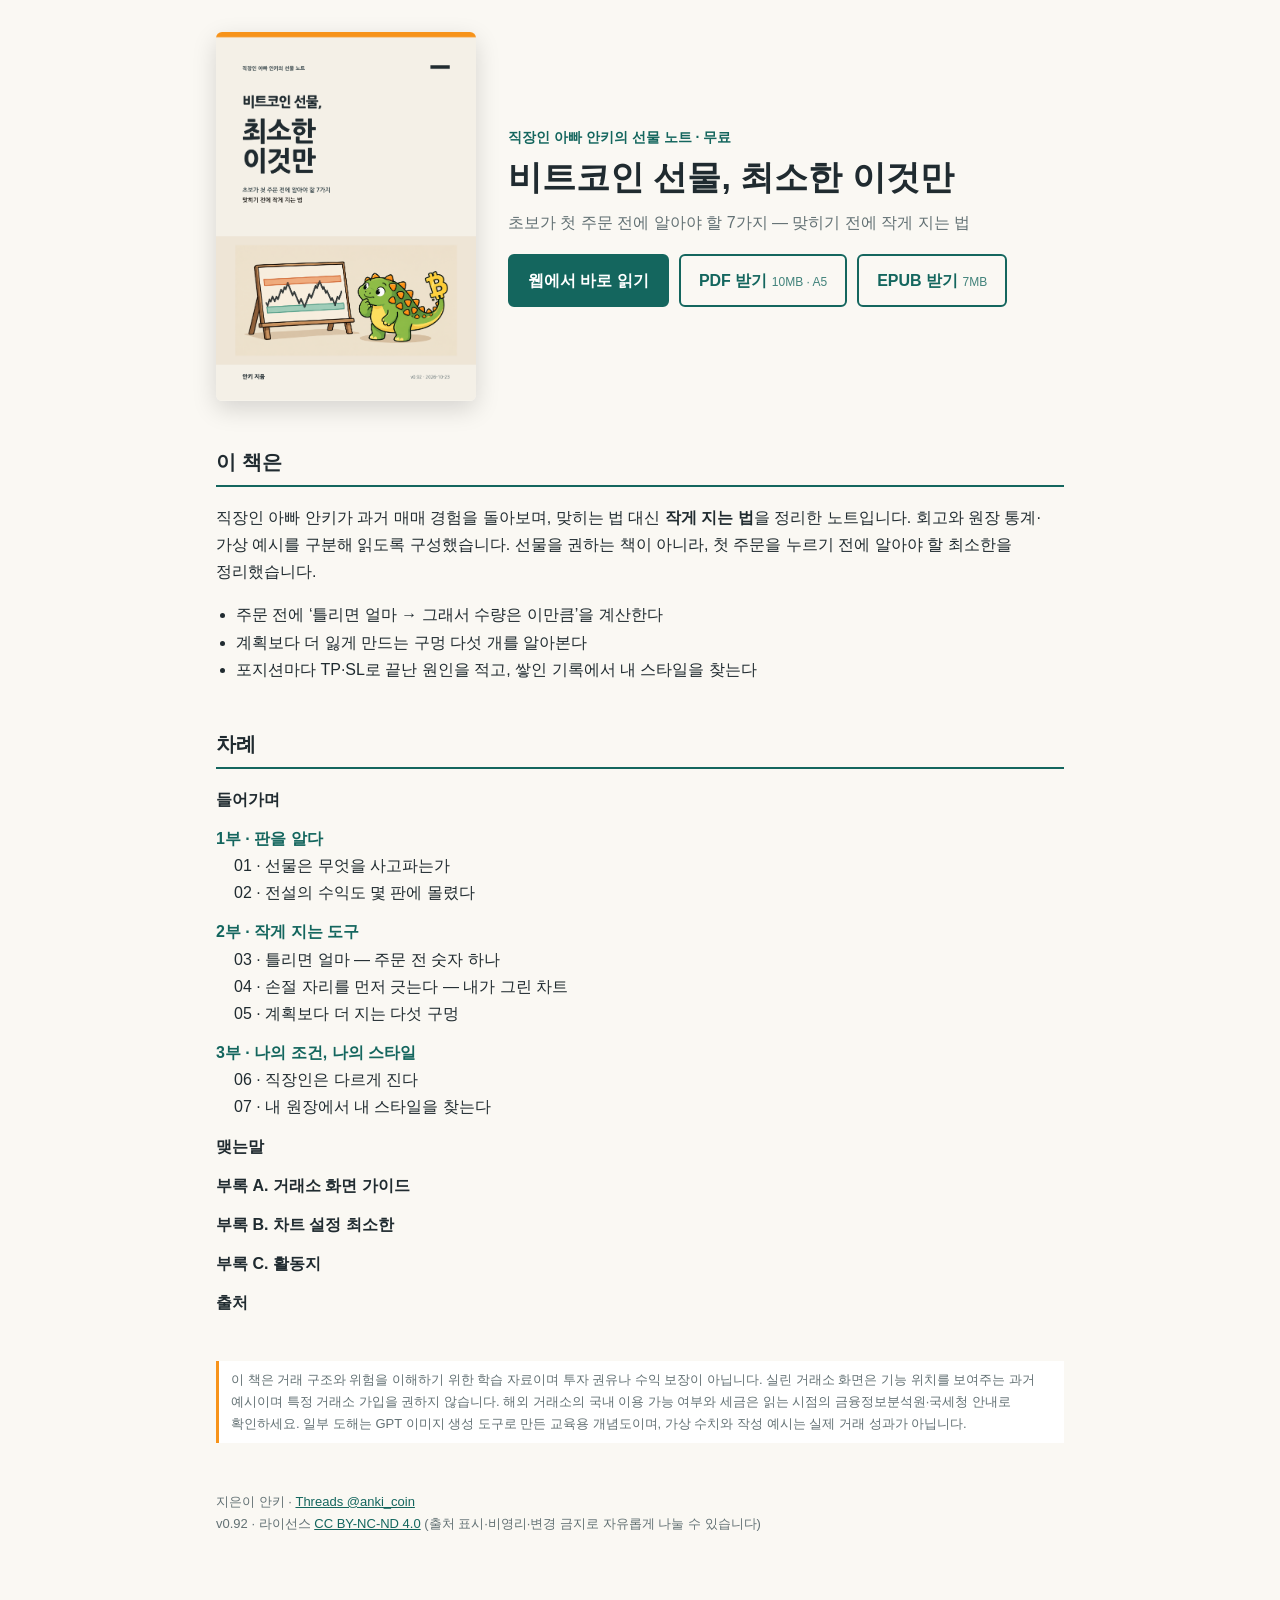
<file: index.html>
<!doctype html>
<html lang="ko">
<head>
<meta charset="utf-8">
<meta name="viewport" content="width=device-width, initial-scale=1">
<title>비트코인 선물, 최소한 이것만</title>
<meta name="description" content="초보가 첫 주문 전에 알아야 할 7가지 — 맞히기 전에 작게 지는 법. 직장인 아빠 안키가 크게 벌고 다 잃은 뒤 다시 배운 비트코인 선물 입문 노트(무료).">
<meta property="og:title" content="비트코인 선물, 최소한 이것만">
<meta property="og:description" content="초보가 첫 주문 전에 알아야 할 7가지 — 맞히기 전에 작게 지는 법">
<meta property="og:image" content="assets/cover.png">
<style>
:root { --ink:#202b30; --muted:#637174; --brand:#14665e; --accent:#f7931a; --paper:#faf8f3; --line:#d9d2c3; }
* { box-sizing: border-box; }
body { margin:0; background:var(--paper); color:var(--ink);
  font-family:"Nanum Gothic","Apple SD Gothic Neo","Noto Sans KR",sans-serif; line-height:1.7; word-break:keep-all; }
main { max-width:880px; margin:0 auto; padding:32px 16px 64px; }
.hero { display:grid; grid-template-columns:minmax(0,260px) 1fr; gap:32px; align-items:center; }
.hero img { width:100%; border-radius:6px; box-shadow:0 8px 24px rgba(0,0,0,.15); }
.kicker { color:var(--brand); font-weight:800; font-size:14px; }
h1 { font-size:34px; line-height:1.25; margin:6px 0 10px; }
.sub { color:var(--muted); margin:0 0 18px; }
.btns { display:flex; flex-wrap:wrap; gap:10px; }
.btn { display:inline-block; padding:11px 18px; border-radius:6px; text-decoration:none; font-weight:800; border:2px solid var(--brand); color:var(--brand); }
.btn.primary { background:var(--brand); color:#fff; }
.size { font-weight:400; font-size:12px; opacity:.8; }
section { margin-top:44px; }
h2 { font-size:20px; border-bottom:2px solid var(--brand); padding-bottom:6px; }
ul.promise { padding-left:20px; }
ul.toc { list-style:none; padding:0; }
ul.toc li.part { font-weight:800; color:var(--brand); margin-top:12px; }
ul.toc li.chapter { padding-left:18px; }
ul.toc li.plain { font-weight:700; margin-top:12px; }
.note { font-size:13px; color:var(--muted); border-left:3px solid var(--accent); padding:8px 12px; background:#fff; }
footer { margin-top:48px; font-size:13px; color:var(--muted); }
a { color:var(--brand); }
@media (max-width:640px) { .hero { grid-template-columns:1fr; } .hero img { max-width:240px; } h1 { font-size:28px; } }
</style>
</head>
<body>
<main>
<div class="hero">
  <img src="assets/cover.png" alt="비트코인 선물, 최소한 이것만 표지">
  <div>
    <div class="kicker">직장인 아빠 안키의 선물 노트 · 무료</div>
    <h1>비트코인 선물, 최소한 이것만</h1>
    <p class="sub">초보가 첫 주문 전에 알아야 할 7가지 — 맞히기 전에 작게 지는 법</p>
    <div class="btns">
      <a class="btn primary" href="read/">웹에서 바로 읽기</a>
      <a class="btn" href="https://github.com/anki-coin/btc-futures-minimum/releases/latest/download/btc-futures-minimum.pdf">PDF 받기 <span class="size">10MB · A5</span></a>
      <a class="btn" href="https://github.com/anki-coin/btc-futures-minimum/releases/latest/download/btc-futures-minimum.epub">EPUB 받기 <span class="size">7MB</span></a>
    </div>
  </div>
</div>

<section>
<h2>이 책은</h2>
<p>직장인 아빠 안키가 과거 매매 경험을 돌아보며, 맞히는 법 대신 <strong>작게 지는 법</strong>을 정리한 노트입니다. 회고와 원장 통계·가상 예시를 구분해 읽도록 구성했습니다.
선물을 권하는 책이 아니라, 첫 주문을 누르기 전에 알아야 할 최소한을 정리했습니다.</p>
<ul class="promise">
<li>주문 전에 ‘틀리면 얼마 → 그래서 수량은 이만큼’을 계산한다</li>
<li>계획보다 더 잃게 만드는 구멍 다섯 개를 알아본다</li>
<li>포지션마다 TP·SL로 끝난 원인을 적고, 쌓인 기록에서 내 스타일을 찾는다</li>
</ul>
</section>

<section>
<h2>차례</h2>
<ul class="toc">
<li class="plain">들어가며</li>
<li class="part">1부 · 판을 알다</li>
<li class="chapter">01 · 선물은 무엇을 사고파는가</li>
<li class="chapter">02 · 전설의 수익도 몇 판에 몰렸다</li>
<li class="part">2부 · 작게 지는 도구</li>
<li class="chapter">03 · 틀리면 얼마 — 주문 전 숫자 하나</li>
<li class="chapter">04 · 손절 자리를 먼저 긋는다 — 내가 그린 차트</li>
<li class="chapter">05 · 계획보다 더 지는 다섯 구멍</li>
<li class="part">3부 · 나의 조건, 나의 스타일</li>
<li class="chapter">06 · 직장인은 다르게 진다</li>
<li class="chapter">07 · 내 원장에서 내 스타일을 찾는다</li>
<li class="plain">맺는말</li>
<li class="plain">부록 A. 거래소 화면 가이드</li>
<li class="plain">부록 B. 차트 설정 최소한</li>
<li class="plain">부록 C. 활동지</li>
<li class="plain">출처</li>
</ul>
</section>

<section>
<p class="note">이 책은 거래 구조와 위험을 이해하기 위한 학습 자료이며 투자 권유나 수익 보장이 아닙니다.
실린 거래소 화면은 기능 위치를 보여주는 과거 예시이며 특정 거래소 가입을 권하지 않습니다. 해외 거래소의 국내 이용 가능 여부와 세금은
읽는 시점의 금융정보분석원·국세청 안내로 확인하세요. 일부 도해는 GPT 이미지 생성 도구로 만든 교육용 개념도이며, 가상 수치와 작성 예시는 실제 거래 성과가 아닙니다.</p>
</section>

<footer>
<p>지은이 안키 · <a href="https://www.threads.com/@anki_coin">Threads @anki_coin</a><br>
v0.92 · 라이선스 <a href="LICENSE.md">CC BY-NC-ND 4.0</a> (출처 표시·비영리·변경 금지로 자유롭게 나눌 수 있습니다)</p>
</footer>
</main>
</body>
</html>
</file>
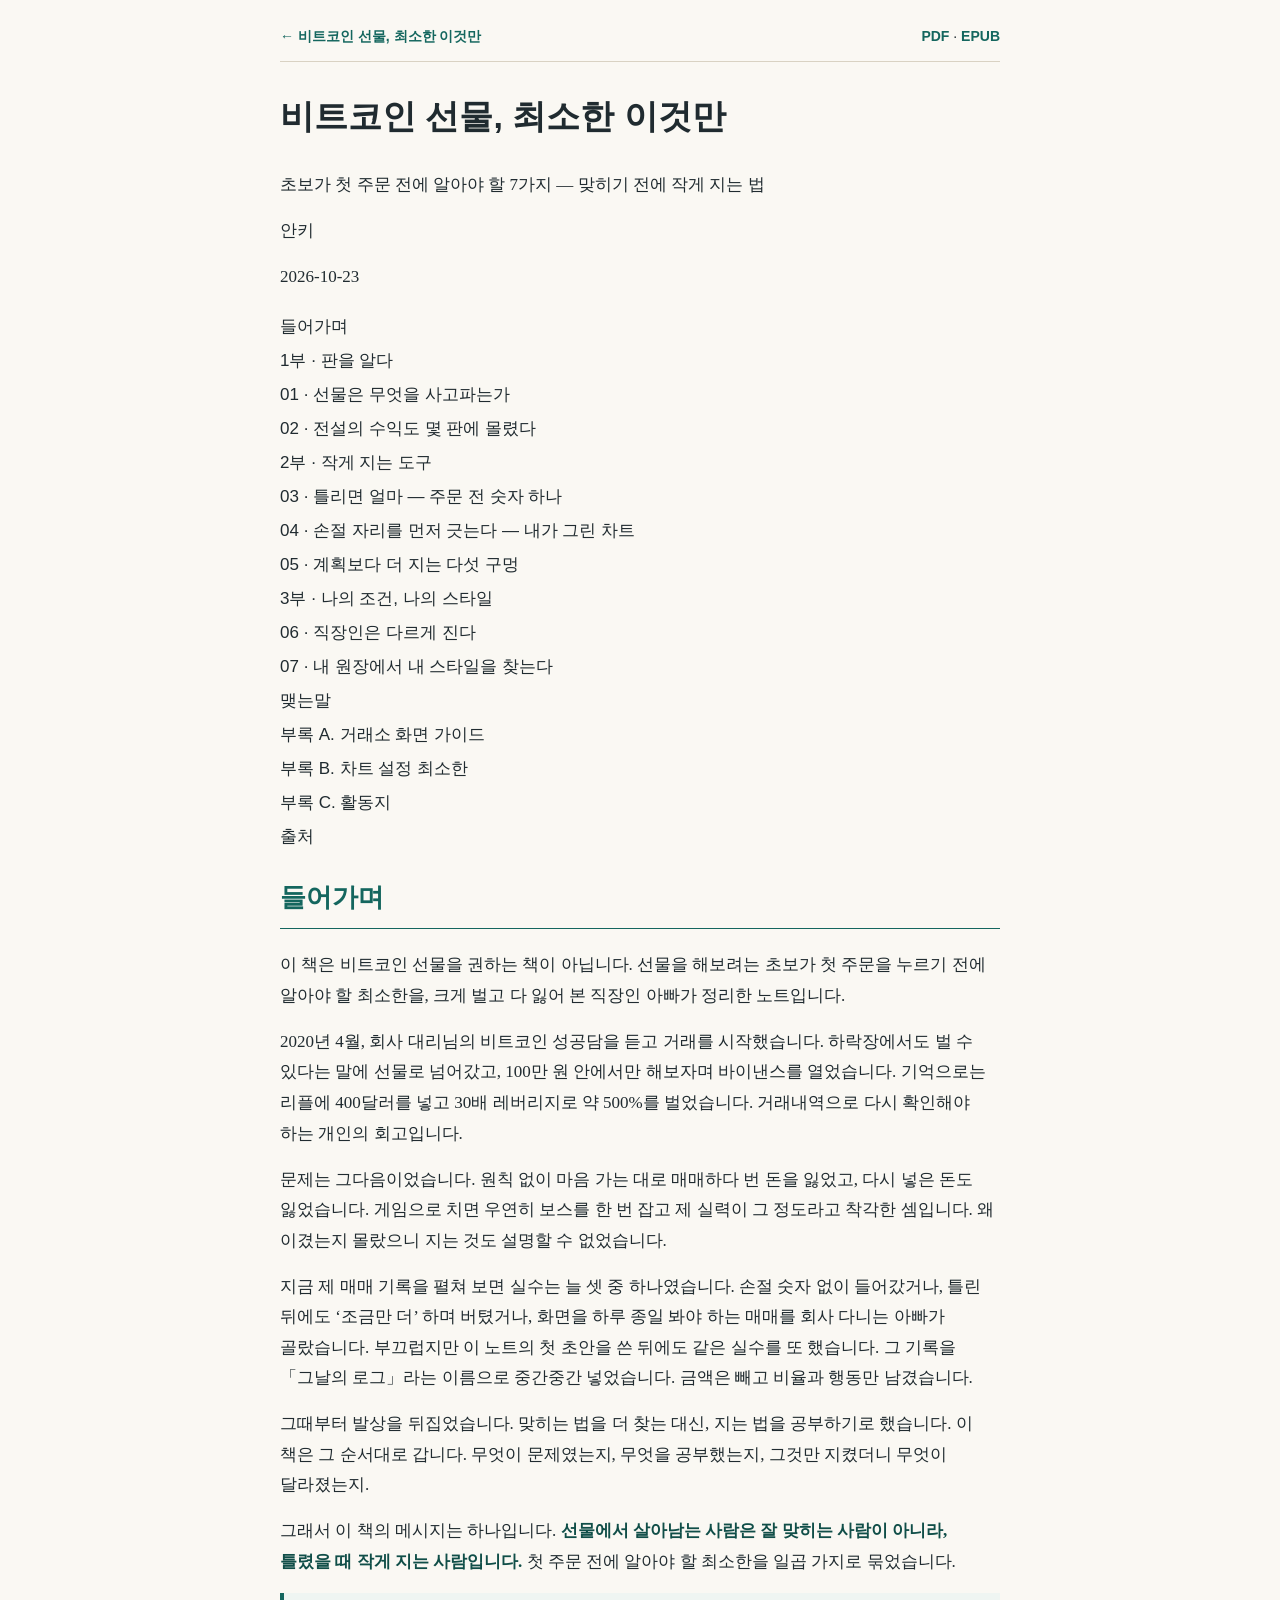
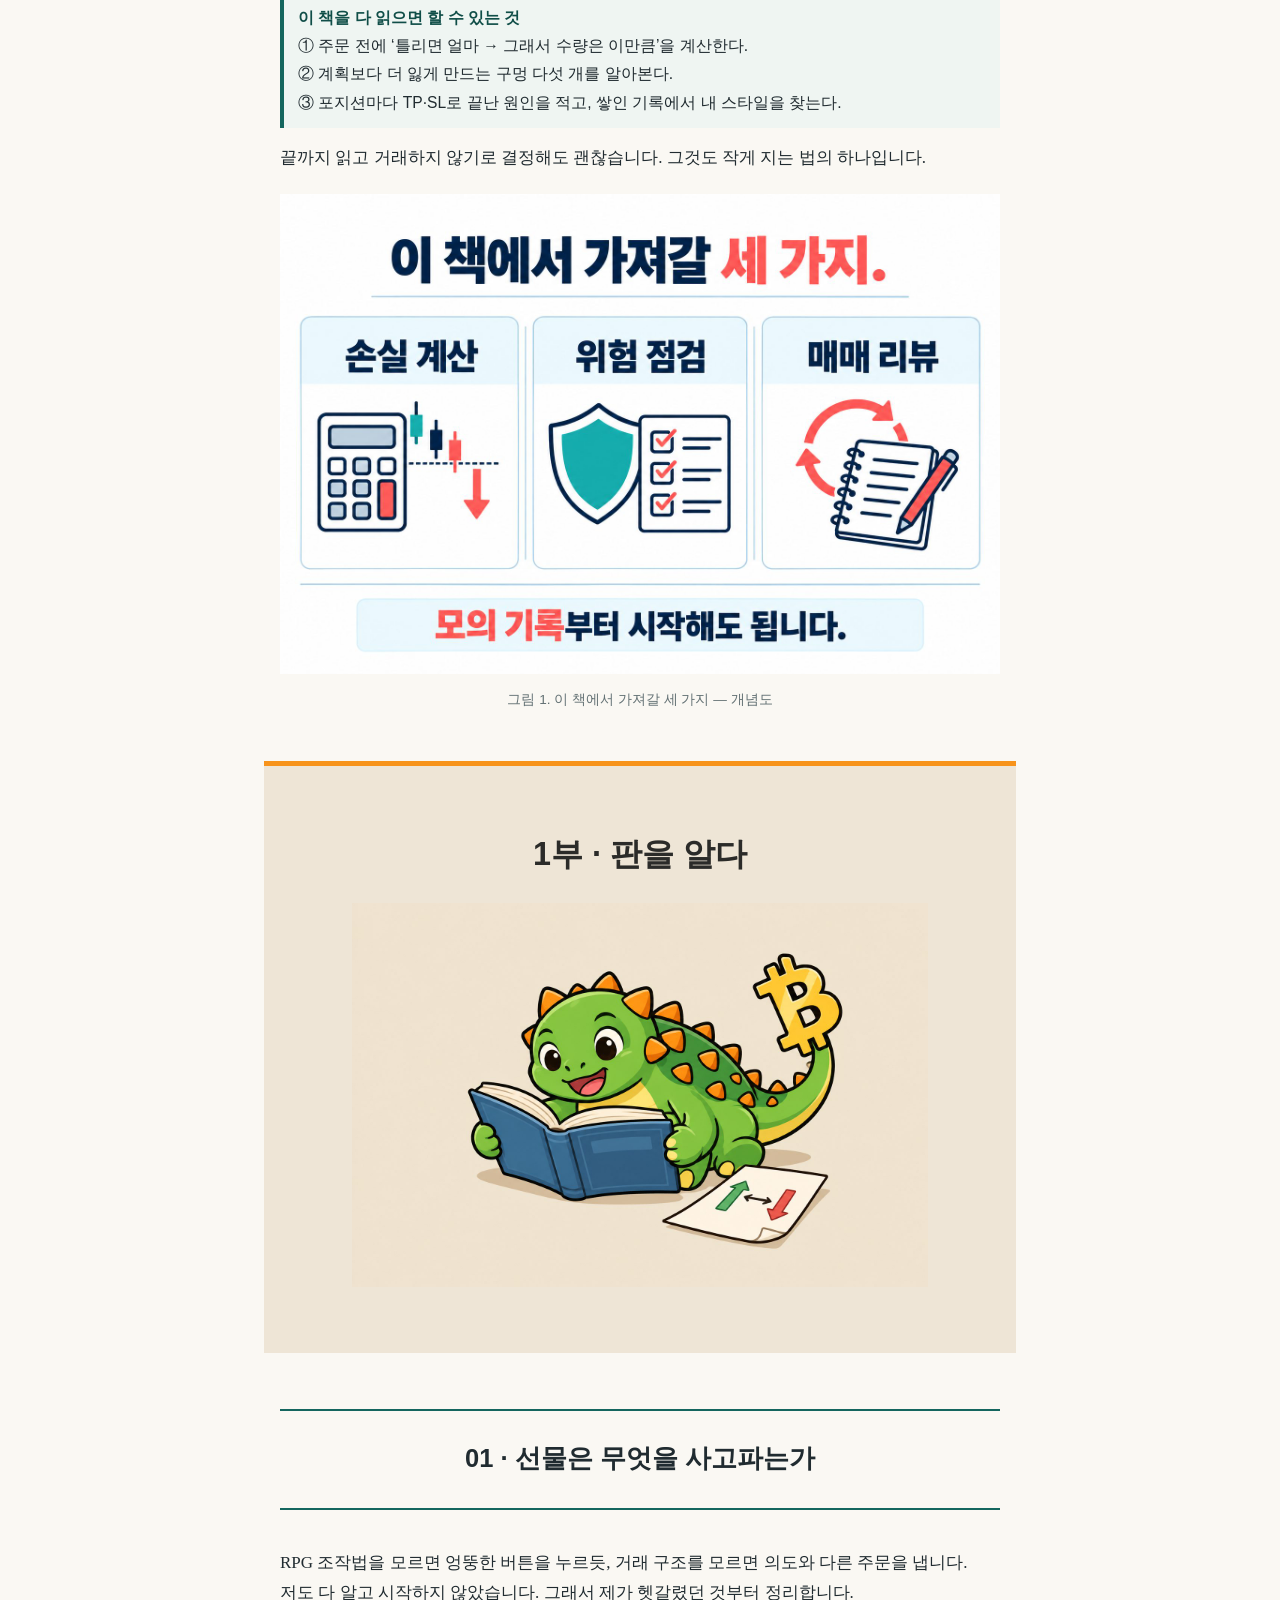
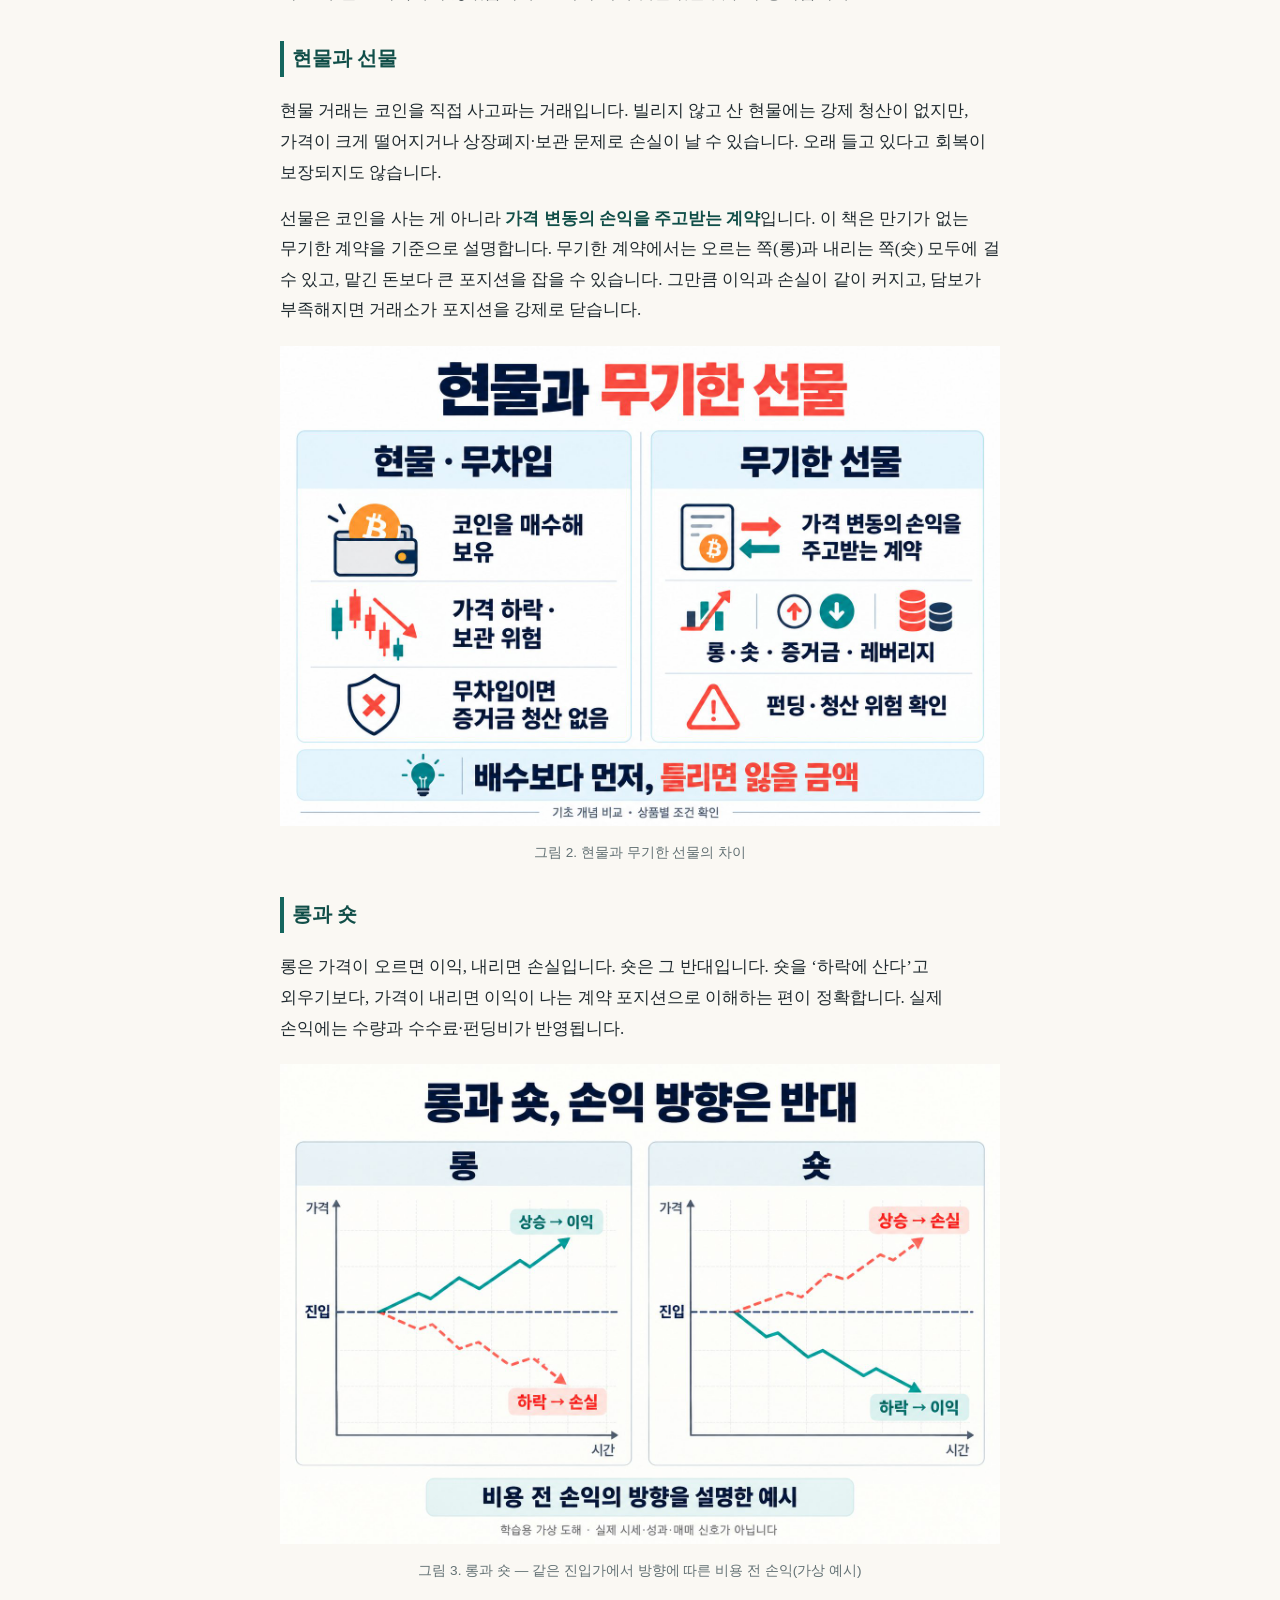
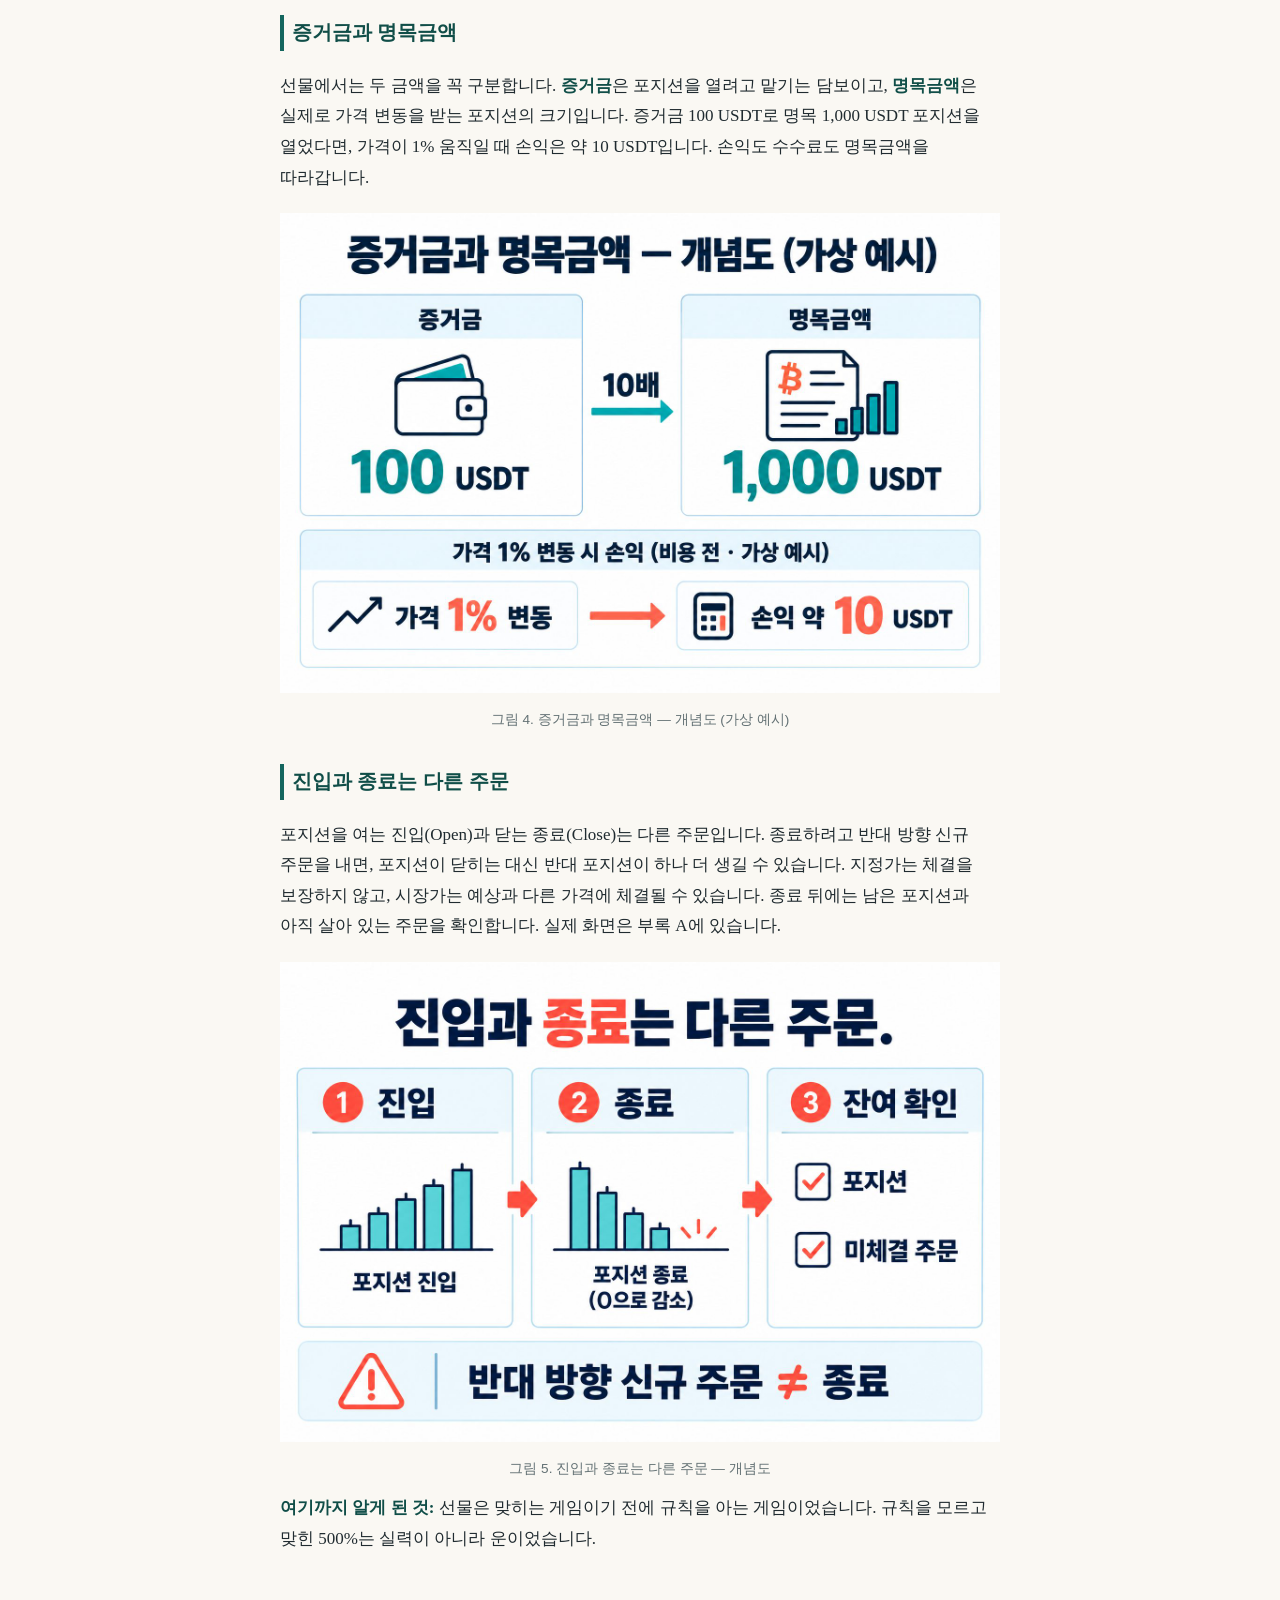
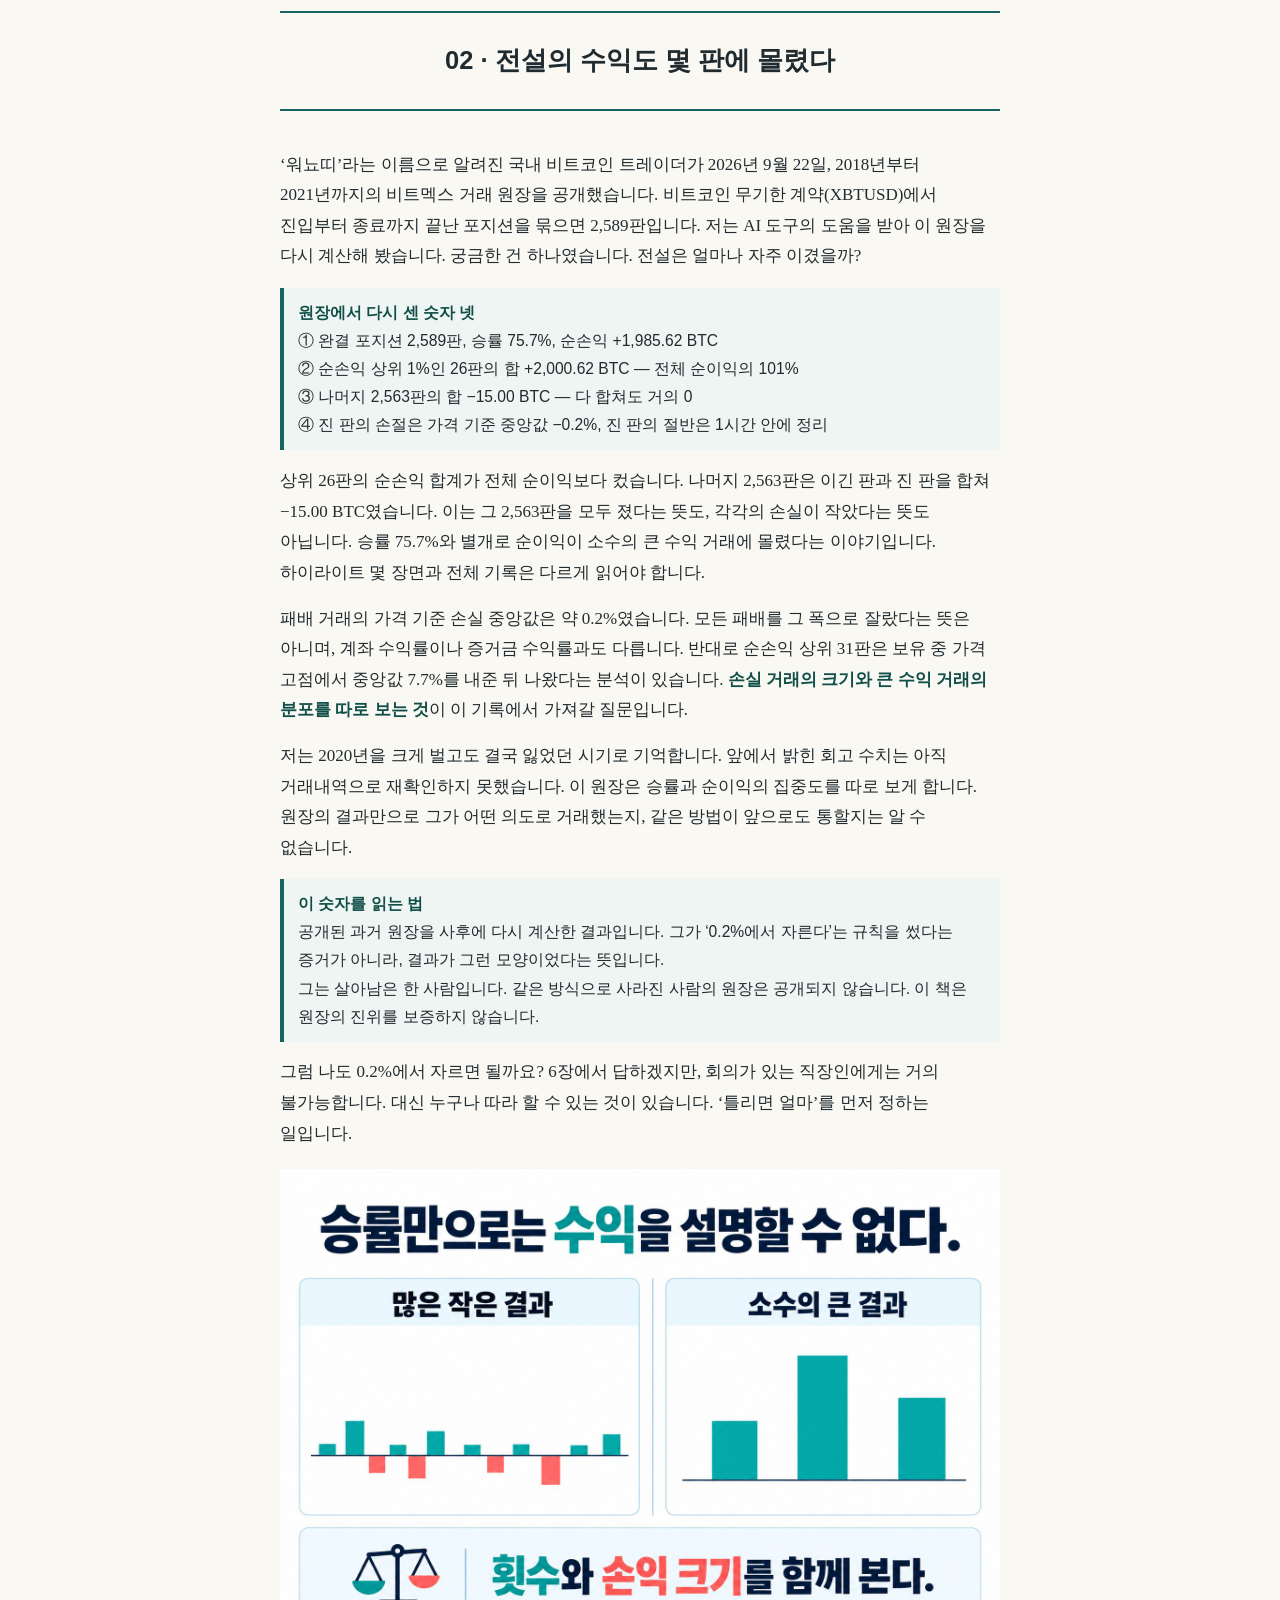
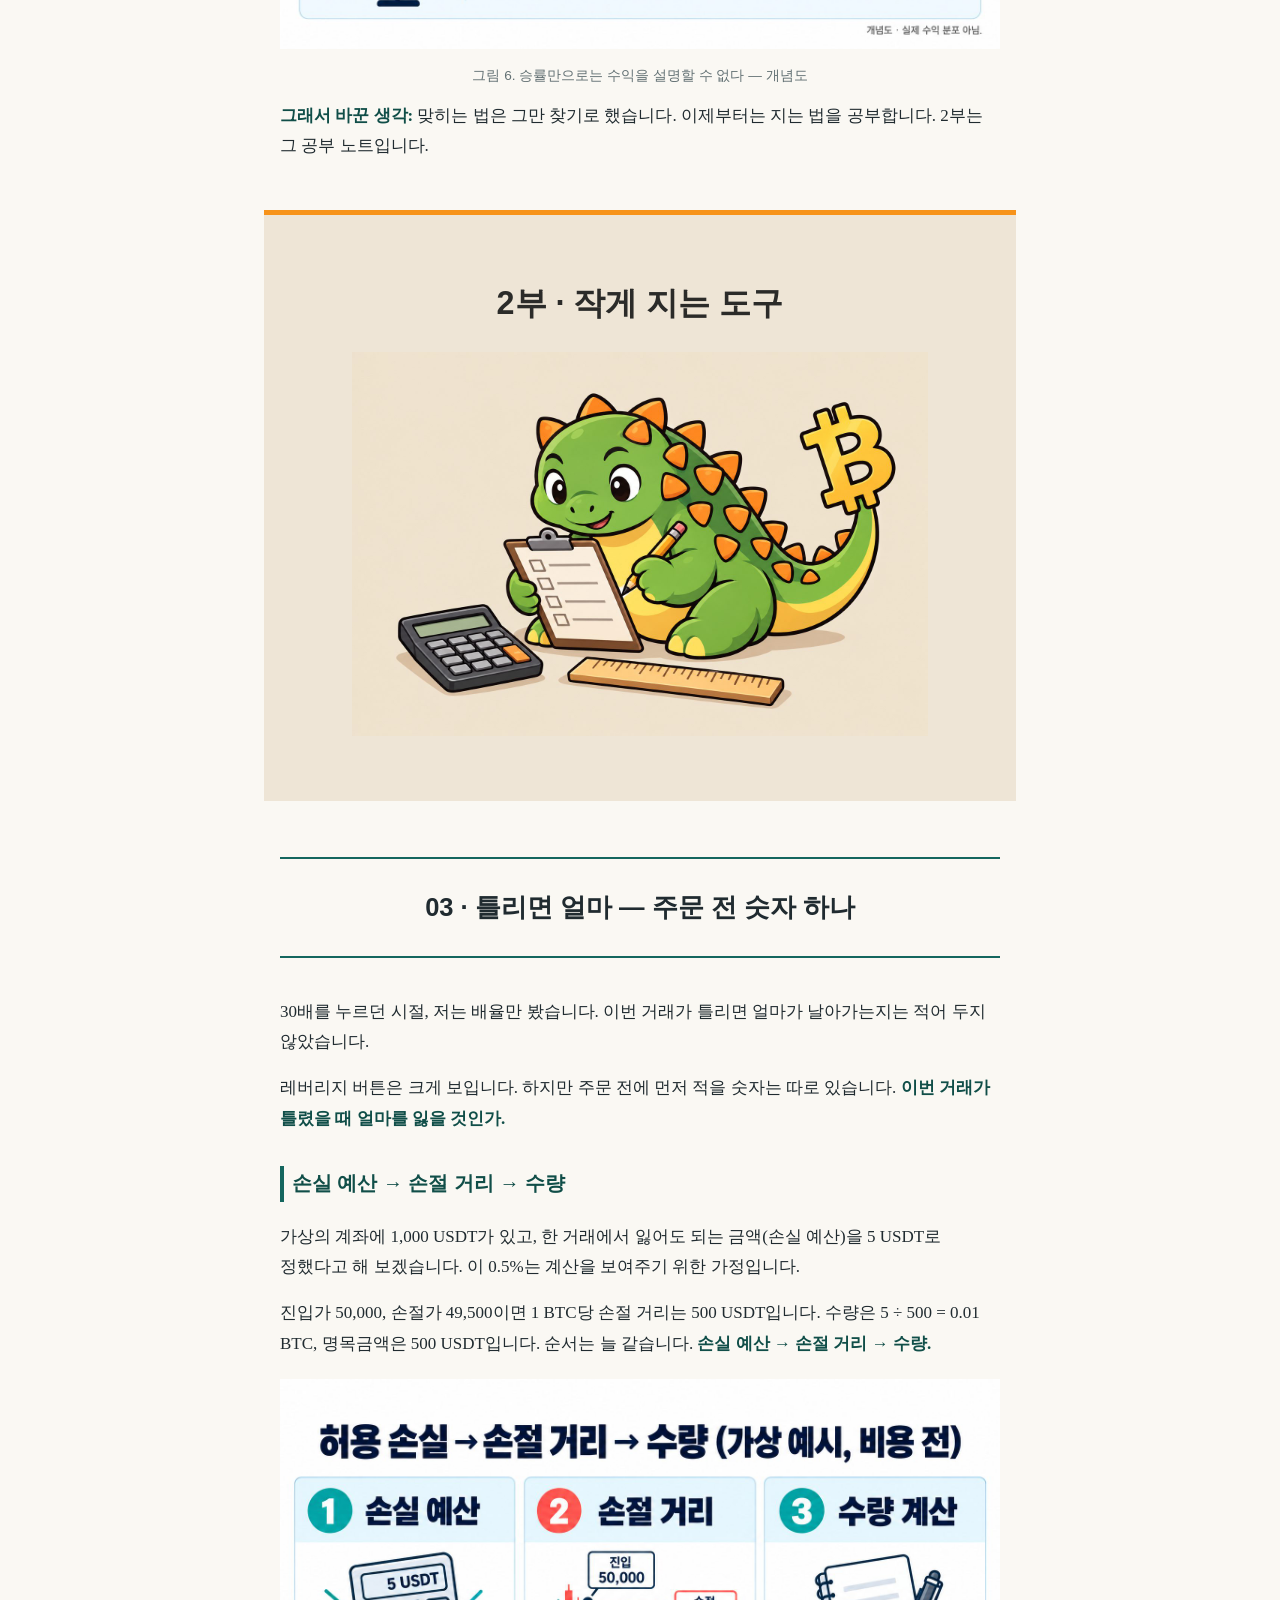
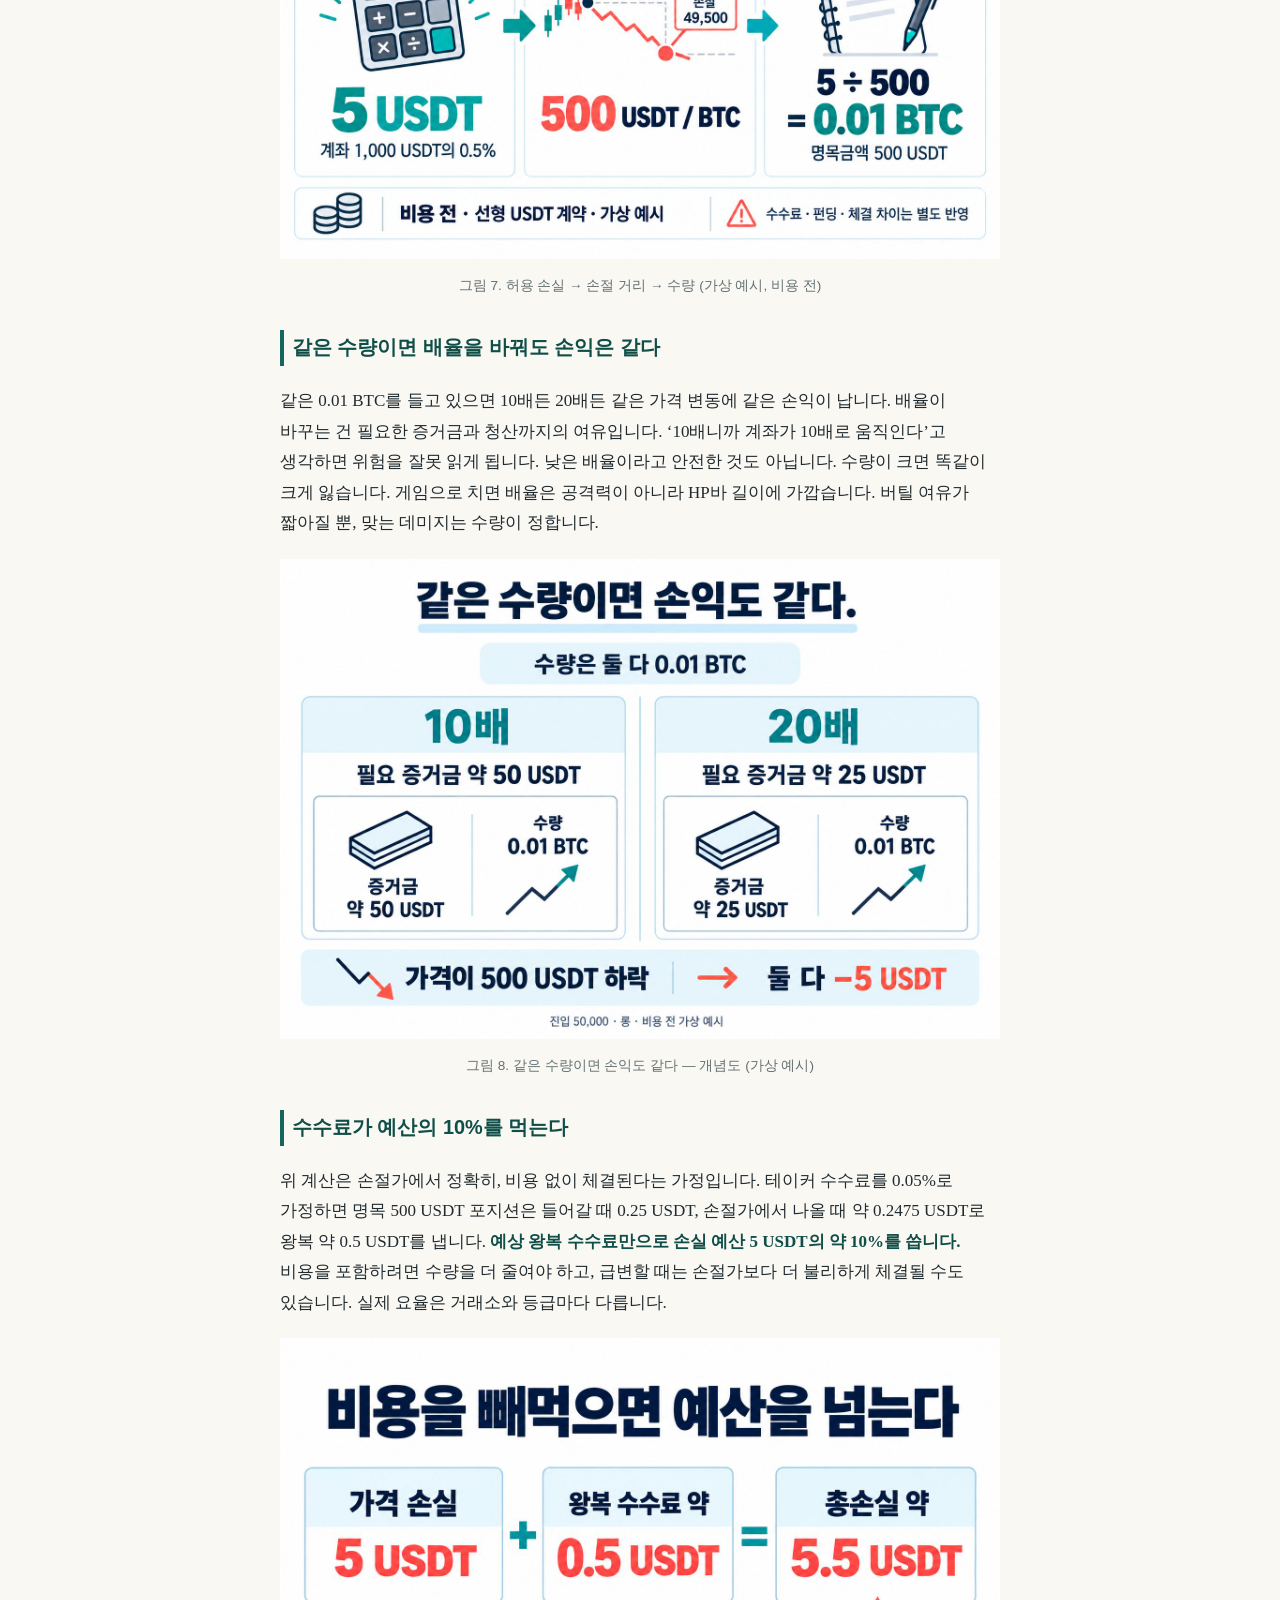
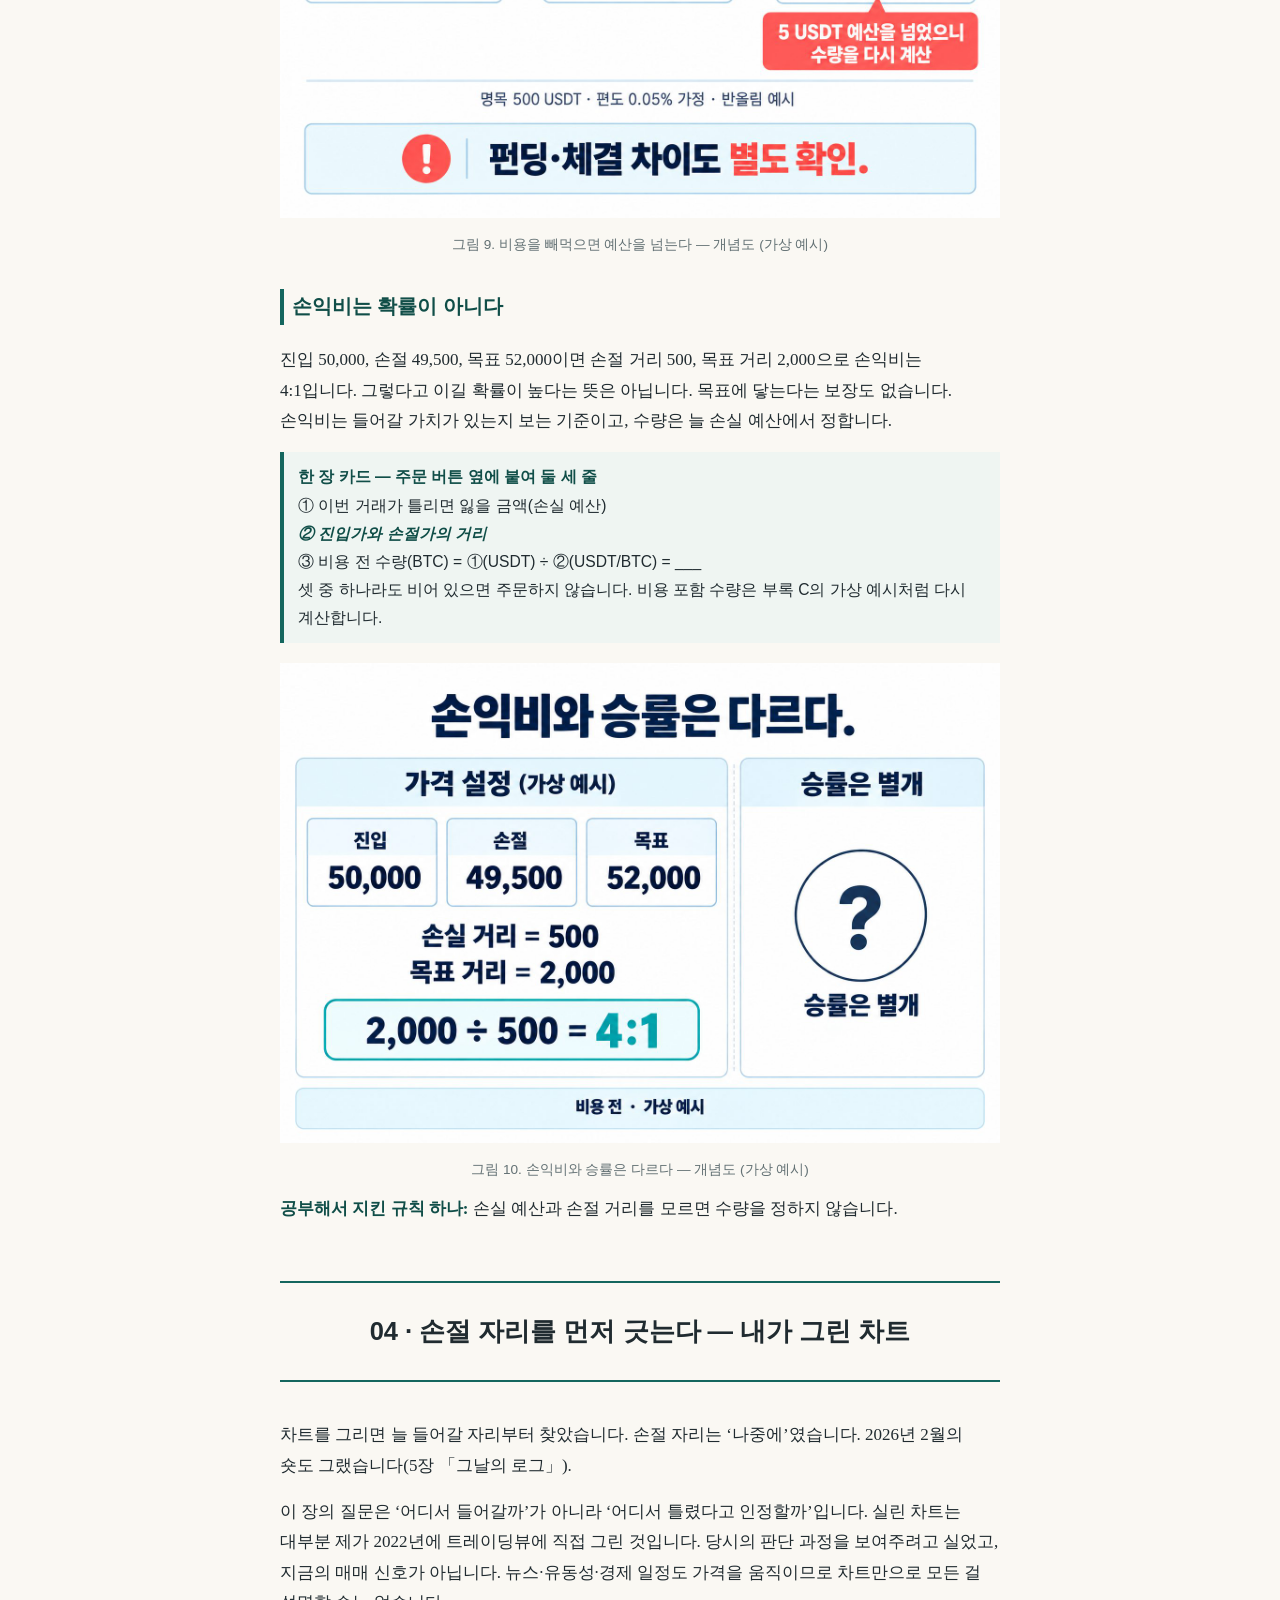
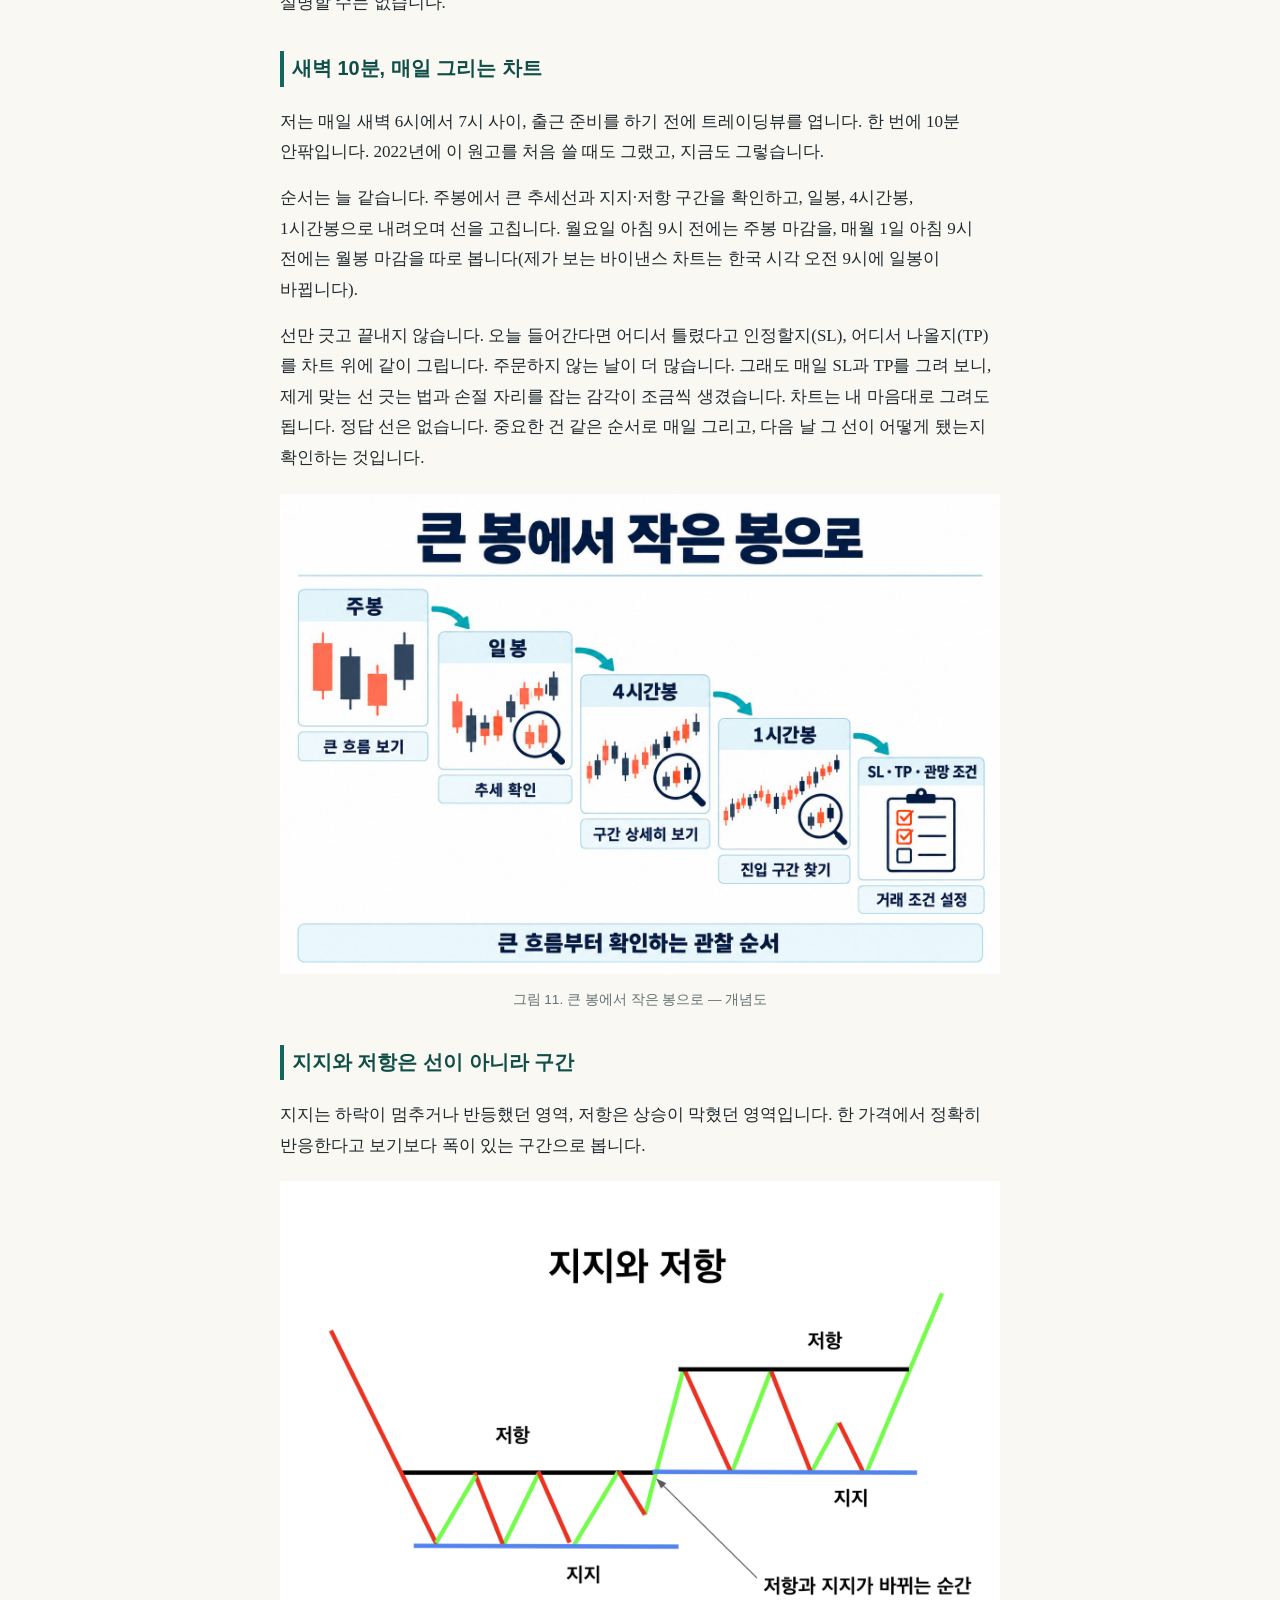
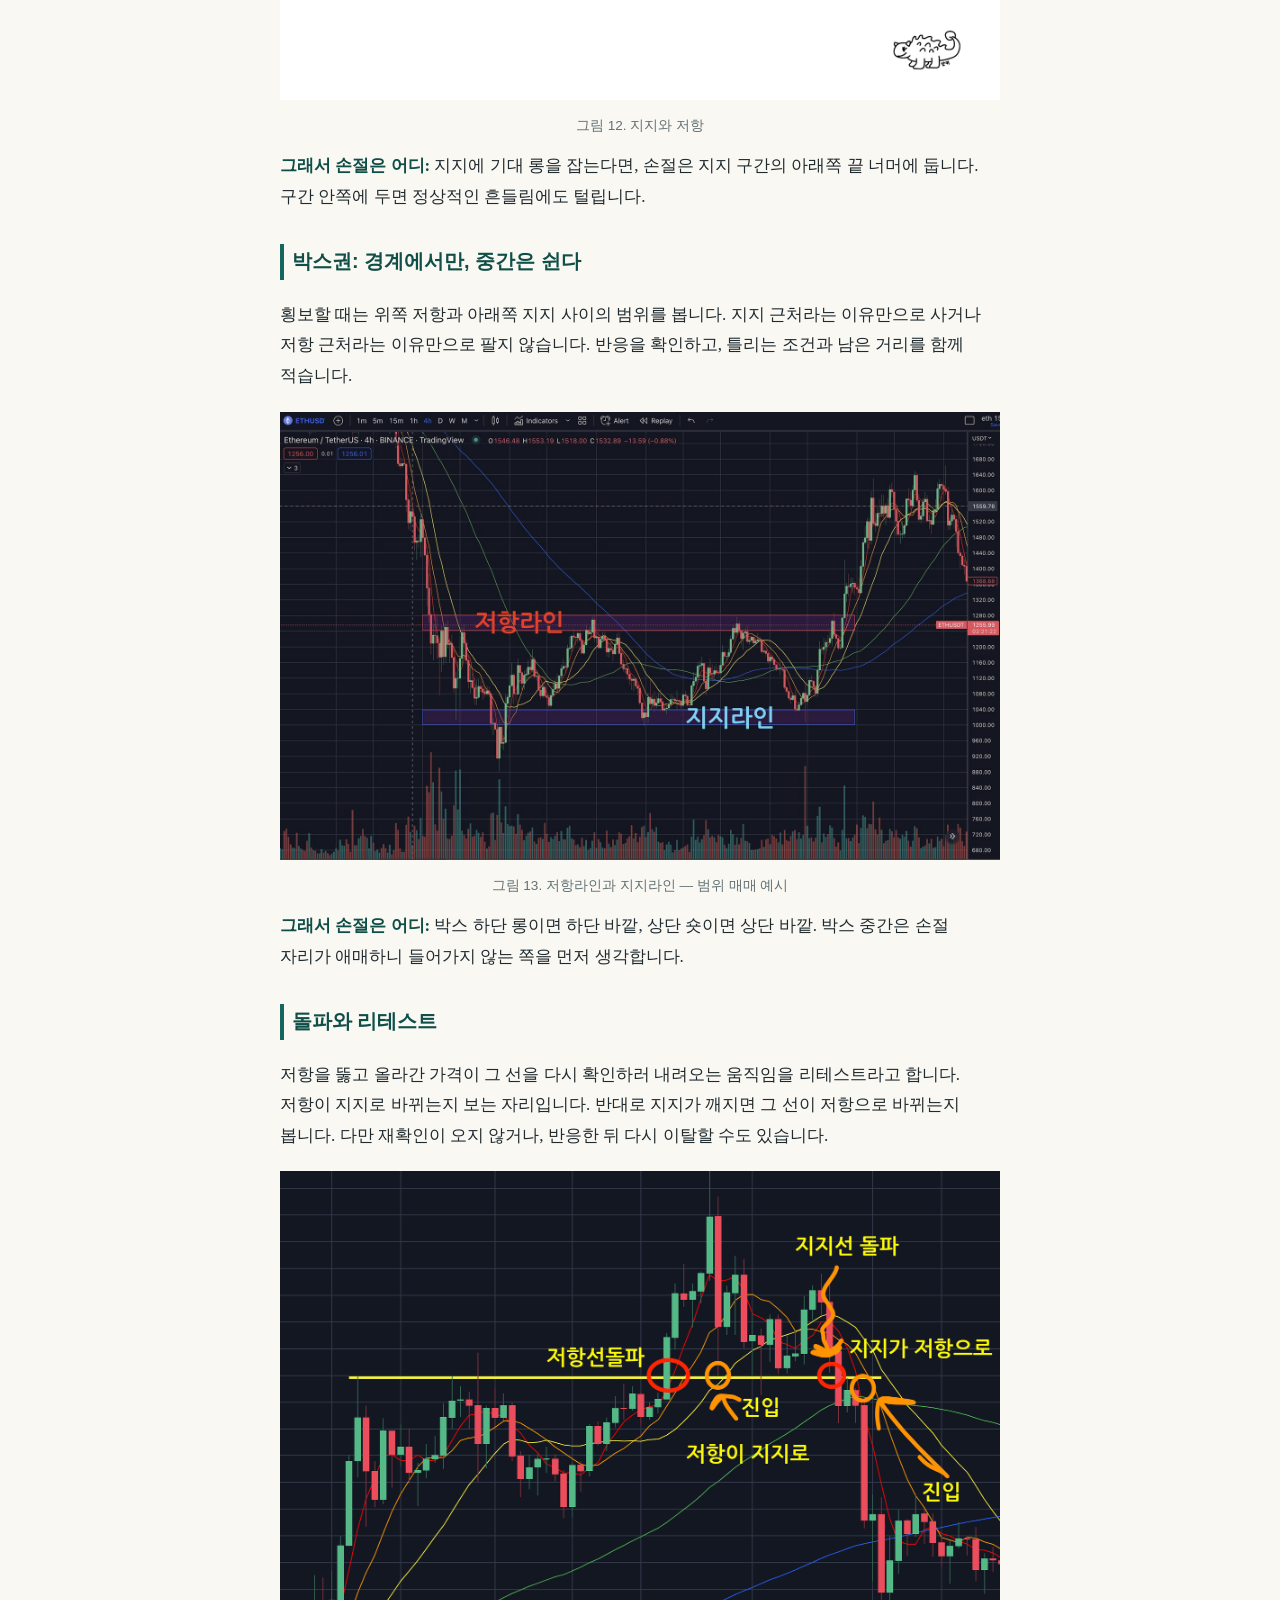
<file: read/index.html>
<!DOCTYPE html>
<html xmlns="http://www.w3.org/1999/xhtml" lang="ko" xml:lang="ko">
<head>
  <meta charset="utf-8" />
  <meta name="generator" content="pandoc" />
  <meta name="viewport" content="width=device-width, initial-scale=1.0, user-scalable=yes" />
  <meta name="author" content="안키" />
  <meta name="dcterms.date" content="2026-10-23" />
  <meta name="description" content="비트코인 선물을 해보려는 초보가 첫 주문 전에 거래 구조와 위험을 이해하고, 손실 예산·수량·손절 계획을 계산하며 거래 기록을 돌아보도록 돕는 안키의 입문 노트." />
  <title>비트코인 선물, 최소한 이것만</title>
  <style>
    /* Default styles provided by pandoc.
    ** See https://pandoc.org/MANUAL.html#variables-for-html for config info.
    */
    span.smallcaps{font-variant: small-caps;}
    div.columns{display: flex; gap: min(4vw, 1.5em);}
    div.column{flex: auto; overflow-x: auto;}
    div.hanging-indent{margin-left: 1.5em; text-indent: -1.5em;}
    /* The extra [class] is a hack that increases specificity enough to
       override a similar rule in reveal.js */
    ul.task-list[class]{list-style: none;}
    ul.task-list li input[type="checkbox"] {
      font-size: inherit;
      width: 0.8em;
      margin: 0 0.8em 0.2em -1.6em;
      vertical-align: middle;
    }
    .display.math{display: block; text-align: center; margin: 0.5rem auto;}
  </style>
  <link rel="stylesheet" href="book.css" />
</head>
<body>
<div class="topbar"><a href="../">← 비트코인 선물, 최소한 이것만</a><span><a href="https://github.com/anki-coin/btc-futures-minimum/releases/latest/download/btc-futures-minimum.pdf">PDF</a> · <a href="https://github.com/anki-coin/btc-futures-minimum/releases/latest/download/btc-futures-minimum.epub">EPUB</a></span></div>
<header id="title-block-header">
<h1 class="title">비트코인 선물, 최소한 이것만</h1>
<p class="subtitle">초보가 첫 주문 전에 알아야 할 7가지 — 맞히기 전에
작게 지는 법</p>
<p class="author">안키</p>
<p class="date">2026-10-23</p>
</header>
<nav id="TOC" role="doc-toc">
<ul>
<li><a href="#들어가며" id="toc-들어가며">들어가며</a></li>
<li><a href="#부-판을-알다" id="toc-부-판을-알다">1부 · 판을
알다</a></li>
<li><a href="#선물은-무엇을-사고파는가"
id="toc-선물은-무엇을-사고파는가">01 · 선물은 무엇을 사고파는가</a></li>
<li><a href="#전설의-수익도-몇-판에-몰렸다"
id="toc-전설의-수익도-몇-판에-몰렸다">02 · 전설의 수익도 몇 판에
몰렸다</a></li>
<li><a href="#부-작게-지는-도구" id="toc-부-작게-지는-도구">2부 · 작게
지는 도구</a></li>
<li><a href="#틀리면-얼마-주문-전-숫자-하나"
id="toc-틀리면-얼마-주문-전-숫자-하나">03 · 틀리면 얼마 — 주문 전 숫자
하나</a></li>
<li><a href="#손절-자리를-먼저-긋는다-내가-그린-차트"
id="toc-손절-자리를-먼저-긋는다-내가-그린-차트">04 · 손절 자리를 먼저
긋는다 — 내가 그린 차트</a></li>
<li><a href="#계획보다-더-지는-다섯-구멍"
id="toc-계획보다-더-지는-다섯-구멍">05 · 계획보다 더 지는 다섯
구멍</a></li>
<li><a href="#부-나의-조건-나의-스타일"
id="toc-부-나의-조건-나의-스타일">3부 · 나의 조건, 나의 스타일</a></li>
<li><a href="#직장인은-다르게-진다" id="toc-직장인은-다르게-진다">06 ·
직장인은 다르게 진다</a></li>
<li><a href="#내-원장에서-내-스타일을-찾는다"
id="toc-내-원장에서-내-스타일을-찾는다">07 · 내 원장에서 내 스타일을
찾는다</a></li>
<li><a href="#맺는말" id="toc-맺는말">맺는말</a></li>
<li><a href="#부록-a.-거래소-화면-가이드"
id="toc-부록-a.-거래소-화면-가이드">부록 A. 거래소 화면 가이드</a></li>
<li><a href="#부록-b.-차트-설정-최소한"
id="toc-부록-b.-차트-설정-최소한">부록 B. 차트 설정 최소한</a></li>
<li><a href="#부록-c.-활동지" id="toc-부록-c.-활동지">부록 C.
활동지</a></li>
<li><a href="#출처" id="toc-출처">출처</a></li>
</ul>
</nav>
<h2 class="front" id="들어가며">들어가며</h2>
<p>이 책은 비트코인 선물을 권하는 책이 아닙니다. 선물을 해보려는 초보가
첫 주문을 누르기 전에 알아야 할 최소한을, 크게 벌고 다 잃어 본 직장인
아빠가 정리한 노트입니다.</p>
<p>2020년 4월, 회사 대리님의 비트코인 성공담을 듣고 거래를 시작했습니다.
하락장에서도 벌 수 있다는 말에 선물로 넘어갔고, 100만 원 안에서만
해보자며 바이낸스를 열었습니다. 기억으로는 리플에 400달러를 넣고 30배
레버리지로 약 500%를 벌었습니다. 거래내역으로 다시 확인해야 하는 개인의
회고입니다.</p>
<p>문제는 그다음이었습니다. 원칙 없이 마음 가는 대로 매매하다 번 돈을
잃었고, 다시 넣은 돈도 잃었습니다. 게임으로 치면 우연히 보스를 한 번
잡고 제 실력이 그 정도라고 착각한 셈입니다. 왜 이겼는지 몰랐으니 지는
것도 설명할 수 없었습니다.</p>
<p>지금 제 매매 기록을 펼쳐 보면 실수는 늘 셋 중 하나였습니다. 손절 숫자
없이 들어갔거나, 틀린 뒤에도 ‘조금만 더’ 하며 버텼거나, 화면을 하루 종일
봐야 하는 매매를 회사 다니는 아빠가 골랐습니다. 부끄럽지만 이 노트의 첫
초안을 쓴 뒤에도 같은 실수를 또 했습니다. 그 기록을 「그날의 로그」라는
이름으로 중간중간 넣었습니다. 금액은 빼고 비율과 행동만 남겼습니다.</p>
<p>그때부터 발상을 뒤집었습니다. 맞히는 법을 더 찾는 대신, 지는 법을
공부하기로 했습니다. 이 책은 그 순서대로 갑니다. 무엇이 문제였는지,
무엇을 공부했는지, 그것만 지켰더니 무엇이 달라졌는지.</p>
<p>그래서 이 책의 메시지는 하나입니다. <strong>선물에서 살아남는 사람은
잘 맞히는 사람이 아니라, 틀렸을 때 작게 지는 사람입니다.</strong> 첫
주문 전에 알아야 할 최소한을 일곱 가지로 묶었습니다.</p>
<div class="box">
<p><strong>이 책을 다 읽으면 할 수 있는 것</strong><br />
① 주문 전에 ‘틀리면 얼마 → 그래서 수량은 이만큼’을 계산한다.<br />
② 계획보다 더 잃게 만드는 구멍 다섯 개를 알아본다.<br />
③ 포지션마다 TP·SL로 끝난 원인을 적고, 쌓인 기록에서 내 스타일을
찾는다.</p>
</div>
<p>끝까지 읽고 거래하지 않기로 결정해도 괜찮습니다. 그것도 작게 지는
법의 하나입니다.</p>
<div class="illustration">
<figure>
<img src="img/v091-fig01-style3.jpg" alt="이 책에서 가져갈 세 가지" />
<figcaption aria-hidden="true">이 책에서 가져갈 세 가지</figcaption>
</figure>
<div class="caption">
<p>그림 1. 이 책에서 가져갈 세 가지 — 개념도</p>
</div>
</div>
<section id="부-판을-알다" class="part part-page">
<h1 class="part">1부 · 판을 알다</h1>
<p><img src="img/anki-part-1-v1.jpg" class="part-art" /></p>
</section>
<h2 class="chapter" id="선물은-무엇을-사고파는가">01 · 선물은 무엇을
사고파는가</h2>
<p>RPG 조작법을 모르면 엉뚱한 버튼을 누르듯, 거래 구조를 모르면 의도와
다른 주문을 냅니다. 저도 다 알고 시작하지 않았습니다. 그래서 제가
헷갈렸던 것부터 정리합니다.</p>
<h3 id="현물과-선물">현물과 선물</h3>
<p>현물 거래는 코인을 직접 사고파는 거래입니다. 빌리지 않고 산 현물에는
강제 청산이 없지만, 가격이 크게 떨어지거나 상장폐지·보관 문제로 손실이
날 수 있습니다. 오래 들고 있다고 회복이 보장되지도 않습니다.</p>
<p>선물은 코인을 사는 게 아니라 <strong>가격 변동의 손익을 주고받는
계약</strong>입니다. 이 책은 만기가 없는 무기한 계약을 기준으로
설명합니다. 무기한 계약에서는 오르는 쪽(롱)과 내리는 쪽(숏) 모두에 걸 수
있고, 맡긴 돈보다 큰 포지션을 잡을 수 있습니다. 그만큼 이익과 손실이
같이 커지고, 담보가 부족해지면 거래소가 포지션을 강제로 닫습니다.</p>
<div class="illustration">
<figure>
<img src="img/v091-fig02-style3.jpg" alt="현물과 무기한 선물의 차이" />
<figcaption aria-hidden="true">현물과 무기한 선물의 차이</figcaption>
</figure>
<div class="caption">
<p>그림 2. 현물과 무기한 선물의 차이</p>
</div>
</div>
<h3 id="롱과-숏">롱과 숏</h3>
<p>롱은 가격이 오르면 이익, 내리면 손실입니다. 숏은 그 반대입니다. 숏을
‘하락에 산다’고 외우기보다, 가격이 내리면 이익이 나는 계약 포지션으로
이해하는 편이 정확합니다. 실제 손익에는 수량과 수수료·펀딩비가
반영됩니다.</p>
<div class="illustration">
<figure>
<img src="img/li48fyw1o0q9.jpg"
alt="롱과 숏 — 같은 진입가에서 방향에 따른 비용 전 손익(가상 예시)" />
<figcaption aria-hidden="true">롱과 숏 — 같은 진입가에서 방향에 따른
비용 전 손익(가상 예시)</figcaption>
</figure>
<div class="caption">
<p>그림 3. 롱과 숏 — 같은 진입가에서 방향에 따른 비용 전 손익(가상
예시)</p>
</div>
</div>
<h3 id="증거금과-명목금액">증거금과 명목금액</h3>
<p>선물에서는 두 금액을 꼭 구분합니다. <strong>증거금</strong>은
포지션을 열려고 맡기는 담보이고, <strong>명목금액</strong>은 실제로 가격
변동을 받는 포지션의 크기입니다. 증거금 100 USDT로 명목 1,000 USDT
포지션을 열었다면, 가격이 1% 움직일 때 손익은 약 10 USDT입니다. 손익도
수수료도 명목금액을 따라갑니다.</p>
<div class="illustration">
<figure>
<img src="img/v091-fig04-style3.jpg" alt="증거금과 명목금액" />
<figcaption aria-hidden="true">증거금과 명목금액</figcaption>
</figure>
<div class="caption">
<p>그림 4. 증거금과 명목금액 — 개념도 (가상 예시)</p>
</div>
</div>
<h3 id="진입과-종료는-다른-주문">진입과 종료는 다른 주문</h3>
<p>포지션을 여는 진입(Open)과 닫는 종료(Close)는 다른 주문입니다.
종료하려고 반대 방향 신규 주문을 내면, 포지션이 닫히는 대신 반대
포지션이 하나 더 생길 수 있습니다. 지정가는 체결을 보장하지 않고,
시장가는 예상과 다른 가격에 체결될 수 있습니다. 종료 뒤에는 남은
포지션과 아직 살아 있는 주문을 확인합니다. 실제 화면은 부록 A에
있습니다.</p>
<div class="illustration">
<figure>
<img src="img/v091-fig05-style3.jpg" alt="진입과 종료는 다른 주문" />
<figcaption aria-hidden="true">진입과 종료는 다른 주문</figcaption>
</figure>
<div class="caption">
<p>그림 5. 진입과 종료는 다른 주문 — 개념도</p>
</div>
</div>
<p><strong>여기까지 알게 된 것:</strong> 선물은 맞히는 게임이기 전에
규칙을 아는 게임이었습니다. 규칙을 모르고 맞힌 500%는 실력이 아니라
운이었습니다.</p>
<h2 class="chapter" id="전설의-수익도-몇-판에-몰렸다">02 · 전설의 수익도
몇 판에 몰렸다</h2>
<p>‘워뇨띠’라는 이름으로 알려진 국내 비트코인 트레이더가 2026년 9월
22일, 2018년부터 2021년까지의 비트멕스 거래 원장을 공개했습니다.
비트코인 무기한 계약(XBTUSD)에서 진입부터 종료까지 끝난 포지션을 묶으면
2,589판입니다. 저는 AI 도구의 도움을 받아 이 원장을 다시 계산해
봤습니다. 궁금한 건 하나였습니다. 전설은 얼마나 자주 이겼을까?</p>
<div class="box">
<p><strong>원장에서 다시 센 숫자 넷</strong><br />
① 완결 포지션 2,589판, 승률 75.7%, 순손익 +1,985.62 BTC<br />
② 순손익 상위 1%인 26판의 합 +2,000.62 BTC — 전체 순이익의 101%<br />
③ 나머지 2,563판의 합 −15.00 BTC — 다 합쳐도 거의 0<br />
④ 진 판의 손절은 가격 기준 중앙값 −0.2%, 진 판의 절반은 1시간 안에
정리</p>
</div>
<p>상위 26판의 순손익 합계가 전체 순이익보다 컸습니다. 나머지 2,563판은
이긴 판과 진 판을 합쳐 −15.00 BTC였습니다. 이는 그 2,563판을 모두 졌다는
뜻도, 각각의 손실이 작았다는 뜻도 아닙니다. 승률 75.7%와 별개로 순이익이
소수의 큰 수익 거래에 몰렸다는 이야기입니다. 하이라이트 몇 장면과 전체
기록은 다르게 읽어야 합니다.</p>
<p>패배 거래의 가격 기준 손실 중앙값은 약 0.2%였습니다. 모든 패배를 그
폭으로 잘랐다는 뜻은 아니며, 계좌 수익률이나 증거금 수익률과도 다릅니다.
반대로 순손익 상위 31판은 보유 중 가격 고점에서 중앙값 7.7%를 내준 뒤
나왔다는 분석이 있습니다. <strong>손실 거래의 크기와 큰 수익 거래의
분포를 따로 보는 것</strong>이 이 기록에서 가져갈 질문입니다.</p>
<p>저는 2020년을 크게 벌고도 결국 잃었던 시기로 기억합니다. 앞에서 밝힌
회고 수치는 아직 거래내역으로 재확인하지 못했습니다. 이 원장은 승률과
순이익의 집중도를 따로 보게 합니다. 원장의 결과만으로 그가 어떤 의도로
거래했는지, 같은 방법이 앞으로도 통할지는 알 수 없습니다.</p>
<div class="box">
<p><strong>이 숫자를 읽는 법</strong><br />
공개된 과거 원장을 사후에 다시 계산한 결과입니다. 그가 ‘0.2%에서
자른다’는 규칙을 썼다는 증거가 아니라, 결과가 그런 모양이었다는
뜻입니다.<br />
그는 살아남은 한 사람입니다. 같은 방식으로 사라진 사람의 원장은 공개되지
않습니다. 이 책은 원장의 진위를 보증하지 않습니다.</p>
</div>
<p>그럼 나도 0.2%에서 자르면 될까요? 6장에서 답하겠지만, 회의가 있는
직장인에게는 거의 불가능합니다. 대신 누구나 따라 할 수 있는 것이
있습니다. ‘틀리면 얼마’를 먼저 정하는 일입니다.</p>
<div class="illustration">
<figure>
<img src="img/v091-fig06-style3.jpg"
alt="승률만으로는 수익을 설명할 수 없다" />
<figcaption aria-hidden="true">승률만으로는 수익을 설명할 수
없다</figcaption>
</figure>
<div class="caption">
<p>그림 6. 승률만으로는 수익을 설명할 수 없다 — 개념도</p>
</div>
</div>
<p><strong>그래서 바꾼 생각:</strong> 맞히는 법은 그만 찾기로 했습니다.
이제부터는 지는 법을 공부합니다. 2부는 그 공부 노트입니다.</p>
<section id="부-작게-지는-도구" class="part part-page">
<h1 class="part">2부 · 작게 지는 도구</h1>
<p><img src="img/anki-part-2-v1.jpg" class="part-art" /></p>
</section>
<h2 class="chapter" id="틀리면-얼마-주문-전-숫자-하나">03 · 틀리면 얼마
— 주문 전 숫자 하나</h2>
<p>30배를 누르던 시절, 저는 배율만 봤습니다. 이번 거래가 틀리면 얼마가
날아가는지는 적어 두지 않았습니다.</p>
<p>레버리지 버튼은 크게 보입니다. 하지만 주문 전에 먼저 적을 숫자는 따로
있습니다. <strong>이번 거래가 틀렸을 때 얼마를 잃을 것인가.</strong></p>
<h3 id="손실-예산-손절-거리-수량">손실 예산 → 손절 거리 → 수량</h3>
<p>가상의 계좌에 1,000 USDT가 있고, 한 거래에서 잃어도 되는 금액(손실
예산)을 5 USDT로 정했다고 해 보겠습니다. 이 0.5%는 계산을 보여주기 위한
가정입니다.</p>
<p>진입가 50,000, 손절가 49,500이면 1 BTC당 손절 거리는 500 USDT입니다.
수량은 5 ÷ 500 = 0.01 BTC, 명목금액은 500 USDT입니다. 순서는 늘
같습니다. <strong>손실 예산 → 손절 거리 → 수량.</strong></p>
<div class="illustration">
<figure>
<img src="img/v091-fig07-style3.jpg"
alt="허용 손실 → 손절 거리 → 수량 (가상 예시, 비용 전)" />
<figcaption aria-hidden="true">허용 손실 → 손절 거리 → 수량 (가상 예시,
비용 전)</figcaption>
</figure>
<div class="caption">
<p>그림 7. 허용 손실 → 손절 거리 → 수량 (가상 예시, 비용 전)</p>
</div>
</div>
<h3 id="같은-수량이면-배율을-바꿔도-손익은-같다">같은 수량이면 배율을
바꿔도 손익은 같다</h3>
<p>같은 0.01 BTC를 들고 있으면 10배든 20배든 같은 가격 변동에 같은
손익이 납니다. 배율이 바꾸는 건 필요한 증거금과 청산까지의 여유입니다.
‘10배니까 계좌가 10배로 움직인다’고 생각하면 위험을 잘못 읽게 됩니다.
낮은 배율이라고 안전한 것도 아닙니다. 수량이 크면 똑같이 크게 잃습니다.
게임으로 치면 배율은 공격력이 아니라 HP바 길이에 가깝습니다. 버틸 여유가
짧아질 뿐, 맞는 데미지는 수량이 정합니다.</p>
<div class="illustration">
<figure>
<img src="img/v091-fig08-style3.jpg" alt="같은 수량이면 손익도 같다" />
<figcaption aria-hidden="true">같은 수량이면 손익도 같다</figcaption>
</figure>
<div class="caption">
<p>그림 8. 같은 수량이면 손익도 같다 — 개념도 (가상 예시)</p>
</div>
</div>
<h3 id="수수료가-예산의-10를-먹는다">수수료가 예산의 10%를 먹는다</h3>
<p>위 계산은 손절가에서 정확히, 비용 없이 체결된다는 가정입니다. 테이커
수수료를 0.05%로 가정하면 명목 500 USDT 포지션은 들어갈 때 0.25 USDT,
손절가에서 나올 때 약 0.2475 USDT로 왕복 약 0.5 USDT를 냅니다.
<strong>예상 왕복 수수료만으로 손실 예산 5 USDT의 약 10%를
씁니다.</strong> 비용을 포함하려면 수량을 더 줄여야 하고, 급변할 때는
손절가보다 더 불리하게 체결될 수도 있습니다. 실제 요율은 거래소와
등급마다 다릅니다.</p>
<div class="illustration">
<figure>
<img src="img/v091-fig09-style3.jpg"
alt="비용을 빼먹으면 예산을 넘는다" />
<figcaption aria-hidden="true">비용을 빼먹으면 예산을
넘는다</figcaption>
</figure>
<div class="caption">
<p>그림 9. 비용을 빼먹으면 예산을 넘는다 — 개념도 (가상 예시)</p>
</div>
</div>
<h3 id="손익비는-확률이-아니다">손익비는 확률이 아니다</h3>
<p>진입 50,000, 손절 49,500, 목표 52,000이면 손절 거리 500, 목표 거리
2,000으로 손익비는 4:1입니다. 그렇다고 이길 확률이 높다는 뜻은 아닙니다.
목표에 닿는다는 보장도 없습니다. 손익비는 들어갈 가치가 있는지 보는
기준이고, 수량은 늘 손실 예산에서 정합니다.</p>
<div class="box">
<p><strong>한 장 카드 — 주문 버튼 옆에 붙여 둘 세 줄</strong><br />
① 이번 거래가 틀리면 잃을 금액(손실 예산) <strong><em><br />
② 진입가와 손절가의 거리 </em></strong><br />
③ 비용 전 수량(BTC) = ①(USDT) ÷ ②(USDT/BTC) = ___<br />
셋 중 하나라도 비어 있으면 주문하지 않습니다. 비용 포함 수량은 부록 C의
가상 예시처럼 다시 계산합니다.</p>
</div>
<div class="illustration">
<figure>
<img src="img/v091-fig10-style3.jpg" alt="손익비와 승률은 다르다" />
<figcaption aria-hidden="true">손익비와 승률은 다르다</figcaption>
</figure>
<div class="caption">
<p>그림 10. 손익비와 승률은 다르다 — 개념도 (가상 예시)</p>
</div>
</div>
<p><strong>공부해서 지킨 규칙 하나:</strong> 손실 예산과 손절 거리를
모르면 수량을 정하지 않습니다.</p>
<h2 class="chapter" id="손절-자리를-먼저-긋는다-내가-그린-차트">04 ·
손절 자리를 먼저 긋는다 — 내가 그린 차트</h2>
<p>차트를 그리면 늘 들어갈 자리부터 찾았습니다. 손절 자리는
‘나중에’였습니다. 2026년 2월의 숏도 그랬습니다(5장 「그날의 로그」).</p>
<p>이 장의 질문은 ‘어디서 들어갈까’가 아니라 ‘어디서 틀렸다고
인정할까’입니다. 실린 차트는 대부분 제가 2022년에 트레이딩뷰에 직접 그린
것입니다. 당시의 판단 과정을 보여주려고 실었고, 지금의 매매 신호가
아닙니다. 뉴스·유동성·경제 일정도 가격을 움직이므로 차트만으로 모든 걸
설명할 수는 없습니다.</p>
<h3 id="새벽-10분-매일-그리는-차트">새벽 10분, 매일 그리는 차트</h3>
<p>저는 매일 새벽 6시에서 7시 사이, 출근 준비를 하기 전에 트레이딩뷰를
엽니다. 한 번에 10분 안팎입니다. 2022년에 이 원고를 처음 쓸 때도 그랬고,
지금도 그렇습니다.</p>
<p>순서는 늘 같습니다. 주봉에서 큰 추세선과 지지·저항 구간을 확인하고,
일봉, 4시간봉, 1시간봉으로 내려오며 선을 고칩니다. 월요일 아침 9시
전에는 주봉 마감을, 매월 1일 아침 9시 전에는 월봉 마감을 따로
봅니다(제가 보는 바이낸스 차트는 한국 시각 오전 9시에 일봉이
바뀝니다).</p>
<p>선만 긋고 끝내지 않습니다. 오늘 들어간다면 어디서 틀렸다고
인정할지(SL), 어디서 나올지(TP)를 차트 위에 같이 그립니다. 주문하지 않는
날이 더 많습니다. 그래도 매일 SL과 TP를 그려 보니, 제게 맞는 선 긋는
법과 손절 자리를 잡는 감각이 조금씩 생겼습니다. 차트는 내 마음대로
그려도 됩니다. 정답 선은 없습니다. 중요한 건 같은 순서로 매일 그리고,
다음 날 그 선이 어떻게 됐는지 확인하는 것입니다.</p>
<div class="illustration">
<figure>
<img src="img/v091-fig11-style3.jpg" alt="큰 봉에서 작은 봉으로" />
<figcaption aria-hidden="true">큰 봉에서 작은 봉으로</figcaption>
</figure>
<div class="caption">
<p>그림 11. 큰 봉에서 작은 봉으로 — 개념도</p>
</div>
</div>
<h3 id="지지와-저항은-선이-아니라-구간">지지와 저항은 선이 아니라
구간</h3>
<p>지지는 하락이 멈추거나 반등했던 영역, 저항은 상승이 막혔던
영역입니다. 한 가격에서 정확히 반응한다고 보기보다 폭이 있는 구간으로
봅니다.</p>
<div class="illustration">
<figure>
<img src="img/cus67dnsfpsn.png" alt="지지와 저항" />
<figcaption aria-hidden="true">지지와 저항</figcaption>
</figure>
<div class="caption">
<p>그림 12. 지지와 저항</p>
</div>
</div>
<p><strong>그래서 손절은 어디:</strong> 지지에 기대 롱을 잡는다면,
손절은 지지 구간의 아래쪽 끝 너머에 둡니다. 구간 안쪽에 두면 정상적인
흔들림에도 털립니다.</p>
<h3 id="박스권-경계에서만-중간은-쉰다">박스권: 경계에서만, 중간은
쉰다</h3>
<p>횡보할 때는 위쪽 저항과 아래쪽 지지 사이의 범위를 봅니다. 지지
근처라는 이유만으로 사거나 저항 근처라는 이유만으로 팔지 않습니다.
반응을 확인하고, 틀리는 조건과 남은 거리를 함께 적습니다.</p>
<div class="illustration">
<figure>
<img src="img/eo3tj6xpf8vs.jpg"
alt="저항라인과 지지라인 — 범위 매매 예시" />
<figcaption aria-hidden="true">저항라인과 지지라인 — 범위 매매
예시</figcaption>
</figure>
<div class="caption">
<p>그림 13. 저항라인과 지지라인 — 범위 매매 예시</p>
</div>
</div>
<p><strong>그래서 손절은 어디:</strong> 박스 하단 롱이면 하단 바깥, 상단
숏이면 상단 바깥. 박스 중간은 손절 자리가 애매하니 들어가지 않는 쪽을
먼저 생각합니다.</p>
<h3 id="돌파와-리테스트">돌파와 리테스트</h3>
<p>저항을 뚫고 올라간 가격이 그 선을 다시 확인하러 내려오는 움직임을
리테스트라고 합니다. 저항이 지지로 바뀌는지 보는 자리입니다. 반대로
지지가 깨지면 그 선이 저항으로 바뀌는지 봅니다. 다만 재확인이 오지
않거나, 반응한 뒤 다시 이탈할 수도 있습니다.</p>
<div class="illustration">
<figure>
<img src="img/orig_breakout_retest.png" alt="돌파 후 리테스트" />
<figcaption aria-hidden="true">돌파 후 리테스트</figcaption>
</figure>
<div class="caption">
<p>그림 14. 돌파 후 리테스트</p>
</div>
</div>
<p><strong>종가 판단과 손절 주문:</strong> 돌파한 선 아래로 다시
마감하면 시나리오를 재검토합니다. 이것과 실제 손절 주문은 별개입니다.
진입 전에 손실 예산에 맞는 종료 주문 가격과 수량을 정하며, 그 가격이
먼저 트리거되면 종가를 기다리려고 손절을 미루지 않습니다.</p>
<h3 id="실제-차트-1-중장기-이더리움-주봉2022년">실제 차트 1 — 중장기:
이더리움 주봉(2022년)</h3>
<p>아래는 2022년 11월 무렵 제가 그린 이더리움 주봉입니다. 2021년 11월
고점부터 이어진 하락 추세선을 1년 가까이 넘지 못하고 있었습니다.</p>
<div class="illustration">
<figure>
<img src="img/h0q12duxxx51.jpg" alt="이더리움 주봉" />
<figcaption aria-hidden="true">이더리움 주봉</figcaption>
</figure>
<div class="caption">
<p>그림 15. 이더리움 주봉</p>
</div>
</div>
<p>당시 해석은 이랬습니다. 큰 흐름은 아직 하락이다. 주봉 마감에서 20주
이동평균선과 추세선을 거래량과 함께 강하게 넘으면 그때 롱을 검토한다.
20주선을 회복하지 못하면 당분간 하락으로 본다.</p>
<p><strong>종가 판단과 손절 주문:</strong> 주봉이 다시 추세선 아래로
마감하면 분석 시나리오를 재검토합니다. 주봉 마감까지 손실을 그대로
버틴다는 뜻은 아닙니다. 실제 포지션은 진입 전에 정한 종료 주문 가격과
수량으로 관리하며, 가격 트리거가 먼저 실행되면 그 주문을 따릅니다.
허용할 손절 거리로는 손실 예산을 맞출 수 없다면 진입하지 않는 선택도
있습니다.</p>
<h3 id="실제-차트-2-단기-폴리곤-4시간봉-15분봉2022년">실제 차트 2 —
단기: 폴리곤 4시간봉 → 15분봉(2022년)</h3>
<p>단기로 볼 때도 큰 봉부터 내려옵니다. 폴리곤(MATIC) 4시간봉은
비트코인이 크게 빠지는 동안에도 상승 채널을 지켰고, 1.02 부근은 여러 번
지지와 저항을 받은 수평선이었습니다.</p>
<div class="illustration">
<figure>
<img src="img/uz8v05syf5yd.jpg" alt="폴리곤 4시간봉" />
<figcaption aria-hidden="true">폴리곤 4시간봉</figcaption>
</figure>
<div class="caption">
<p>그림 16. 폴리곤 4시간봉</p>
</div>
</div>
<p>15분봉으로 내려오면 채널 하단과 1.02 수평선이 겹치는 자리가 보입니다.
당시에는 15분봉 마감을 보며 그 자리에서 짧은 반등을 노리고, 채널 하단이
거래량과 함께 깨지면 짧은 숏을 검토했습니다.</p>
<div class="illustration">
<figure>
<img src="img/91k7srf9kv1z.jpg" alt="폴리곤 15분봉" />
<figcaption aria-hidden="true">폴리곤 15분봉</figcaption>
</figure>
<div class="caption">
<p>그림 17. 폴리곤 15분봉</p>
</div>
</div>
<p><strong>종가 판단과 손절 주문:</strong> 1.02 지지 롱은 그 아래 마감,
채널 이탈 숏은 다시 채널 안으로 돌아오는 마감을 분석 재검토 기준으로
봅니다. 실제 주문의 종료 가격은 종가 조건과 구분해 미리 정합니다. 손실
제한 주문이 먼저 실행됐다면 봉 마감을 기다리기 위해 다시 위험을 늘리지
않습니다.</p>
<h3
id="실제-차트-3-매매-영역-정하기-비트코인-4시간봉2022년-11월-14일">실제
차트 3 — 매매 영역 정하기: 비트코인 4시간봉(2022년 11월 14일)</h3>
<p>매매할 영역과 하지 않을 영역을 먼저 나눕니다. 초록 동그라미는 18.6k
부근에서 여러 번 지지를 받은 자리입니다.</p>
<div class="illustration">
<figure>
<img src="img/gvtl8n5225fw.jpg"
alt="비트코인 4시간봉, 2022년 11월 14일" />
<figcaption aria-hidden="true">비트코인 4시간봉, 2022년 11월
14일</figcaption>
</figure>
<div class="caption">
<p>그림 18. 비트코인 4시간봉, 2022년 11월 14일</p>
</div>
</div>
<p>당시 메모입니다. 18.6k는 지지였지만 큰 음봉으로 뚫렸으니 이제
저항이다. 15.5k는 전저점이라 쌍바닥을 만들 수도, 깨고 12k 부근까지 갈
수도 있다. 그래서 18.6k를 몸통으로 회복하면 롱, 15.5k 아래로 4시간봉이
음봉 마감하면 숏을 검토하고, 그 사이 애매한 구간에서는 매매하지 않기로
했습니다.</p>
<p>지금 다시 보면 아쉬운 점도 있습니다. 2022년 원고에는 ‘SL은 유동적이라
걸지 않기도 한다’는 문장이 있었습니다. 지금의 저라면 지웁니다.
<strong>손절 자리를 정하지 못한 영역은 매매 영역이
아닙니다.</strong></p>
<h3 id="실제-차트-4-언제-들어가나-봉-마감2022년-8월-11일">실제 차트 4 —
언제 들어가나: 봉 마감(2022년 8월 11일)</h3>
<p>영역을 정했으면 언제 들어갈지가 남습니다. 저는 주로 봉이 마감할 때를
봅니다. 아래 비트코인 4시간봉은 저점과 고점이 함께 높아지는 상승 쐐기
모양이었고, 하단 추세선을 이탈하면 크게 밀릴 수 있는 자리였습니다.</p>
<div class="illustration">
<figure>
<img src="img/z3rzvl1dfagv.jpg"
alt="비트코인 4시간봉, 2022년 8월 11일 17시 무렵부터" />
<figcaption aria-hidden="true">비트코인 4시간봉, 2022년 8월 11일 17시
무렵부터</figcaption>
</figure>
<div class="caption">
<p>그림 19. 비트코인 4시간봉, 2022년 8월 11일 17시 무렵부터</p>
</div>
</div>
<p>노란 동그라미 구간에서 4시간봉이 거래량과 함께 선 아래 음봉으로
마감하면 숏, 리테스트에서 들어가고 SL을 걸고, TP는 아래 지지선인 20.8k
부근에 둔다는 계획이었습니다. 봉이 진행 중일 때의 모양과 마감 뒤 모양은
다릅니다. 잠깐 뚫은 꼬리와 마감한 몸통을 구분해서 봅니다.</p>
<h3 id="차트가-무너지는-날">차트가 무너지는 날</h3>
<p>맞을 때도 있고 틀릴 때도 있습니다. 그리고 가끔은 차트 자체가 무너지는
날이 옵니다. 2022년 2월 러시아가 우크라이나를 침공했을 때처럼, 뉴스
하나에 새벽에 그어 둔 지지선이 아무 의미 없이 뚫립니다. 그런 날 포지션이
반대 방향이라면 할 수 있는 일은 미리 걸어 둔 SL에서 나오는
것뿐입니다.</p>
<p>틀리는 건 막을 수 없습니다. 하지만 틀렸을 때 종료할 기준은 SL로 미리
정할 수 있습니다. 급변 구간에서는 실제 체결가가 그 기준보다 불리해질 수
있습니다. 그래서 저는 차트를 그릴 때 <strong>TP보다 SL을 먼저</strong>
긋습니다.</p>
<div class="illustration">
<figure>
<img src="img/v091-fig20-style3.jpg"
alt="계획과 실제 체결은 다를 수 있다" />
<figcaption aria-hidden="true">계획과 실제 체결은 다를 수
있다</figcaption>
</figure>
<div class="caption">
<p>그림 20. 계획과 실제 체결은 다를 수 있다 — 개념도</p>
</div>
</div>
<p><strong>공부해서 지킨 규칙 둘:</strong> 차트에는 TP보다 SL을 먼저
긋고, SL을 못 그은 날은 들어가지 않습니다.</p>
<h2 class="chapter" id="계획보다-더-지는-다섯-구멍">05 · 계획보다 더
지는 다섯 구멍</h2>
<p>손절 숫자를 정해 놓고도 더 잃은 날이 있었습니다. 가격이 다가오자 그
숫자를 슬그머니 옮긴 날입니다(이 장의 「그날의 로그」).</p>
<p>3장의 계산은 ‘손절가에서 정확히, 비용 없이 체결된다’는 가정 위에
있습니다. 실제로는 그 가정을 깨는 구멍이 있습니다. 손실 예산은 최대
손실이 아닙니다. 구멍을 막아야 비로소 예산이 됩니다.</p>
<h3 id="첫째-구멍-청산">첫째 구멍: 청산</h3>
<p>청산은 담보(유지증거금)가 부족해졌을 때 거래소가 포지션을 강제로 닫는
절차입니다. 증거금이 0이 될 때까지 기다려 주지 않습니다. 바이낸스는 청산
판단에 마크가격을 쓰고, 증거금 모드·수량·추가 담보에 따라 청산 지점이
달라집니다.</p>
<p><strong>손절은 내가 정한 종료 계획이고, 청산은 거래소의 강제
종료입니다.</strong> 청산가를 손절가처럼 쓰지 않습니다. 손절은 반드시
청산가보다 훨씬 앞에 둡니다.</p>
<div class="illustration">
<figure>
<img src="img/v091-fig21-style3.jpg"
alt="손절과 청산 — 종료 계획과 강제 종료" />
<figcaption aria-hidden="true">손절과 청산 — 종료 계획과 강제
종료</figcaption>
</figure>
<div class="caption">
<p>그림 21. 손절과 청산 — 종료 계획과 강제 종료</p>
</div>
</div>
<h3 id="둘째-구멍-비용-수수료펀딩슬리피지">둘째 구멍: 비용 —
수수료·펀딩·슬리피지</h3>
<p><strong>수수료</strong>는 진입·종료 체결에 붙는 비용이고,
<strong>슬리피지</strong>는 예상 가격과 실제 체결 가격의 차이입니다.
실제 체결가로 손익을 계산했다면 그 안에 반영된 슬리피지를 다시 빼지
않습니다.</p>
<p>무기한 계약에는 수수료 말고 <strong>펀딩</strong>이 붙습니다. 계약
가격이 현물 가격에서 멀어지지 않게 롱과 숏이 서로 주고받는 돈입니다.
펀딩비율이 양수면 보통 롱이 숏에게, 음수면 숏이 롱에게 냅니다. 금액은
‘명목금액 × 펀딩비율’이고, 바이낸스 기본 계약은 8시간마다(한국 시각
01시·09시·17시) 정산하는 경우가 많지만 계약마다 다릅니다.</p>
<p>펀딩비율 하나로 시장이 과열됐다고 단정하지 않습니다. 보유 중 펀딩은
지급할 수도, 받을 수도 있으므로 수수료·체결 차이와 함께 순손익에 적어
둡니다. 정산 주기와 비율은 상품별로 확인합니다.</p>
<div class="illustration">
<figure>
<img src="img/v091-fig22-style3.jpg" alt="수수료 · 펀딩 · 슬리피지" />
<figcaption aria-hidden="true">수수료 · 펀딩 · 슬리피지</figcaption>
</figure>
<div class="caption">
<p>그림 22. 수수료 · 펀딩 · 슬리피지 — 개념도</p>
</div>
</div>
<h3 id="셋째-구멍-담보-공유-교차격리-그리고-겹치는-노출">셋째 구멍: 담보
공유 — 교차·격리, 그리고 겹치는 노출</h3>
<p><strong>교차</strong>는 같은 계좌의 포지션들이 담보를 함께 씁니다. 한
포지션의 손실이 다른 포지션까지 위험하게 만들 수 있습니다.
<strong>격리</strong>는 포지션마다 배정한 증거금 안에서 관리하지만,
증거금을 더 넣거나 자동추가가 켜져 있으면 위험 범위가 처음보다 커집니다.
‘격리니까 더는 안 나간다’고 단정하지 않습니다.</p>
<p>현물과 선물을 다른 계좌에 나눠 들어도, 같은 코인을 같은 방향으로 들고
있으면 손실은 겹칩니다. 계좌 개수가 아니라 전체 노출을 합쳐서
봅니다.</p>
<div class="illustration">
<figure>
<img src="img/v091-fig23-style3.jpg" alt="담보와 노출을 함께 본다" />
<figcaption aria-hidden="true">담보와 노출을 함께 본다</figcaption>
</figure>
<div class="caption">
<p>그림 23. 담보와 노출을 함께 본다 — 개념도</p>
</div>
</div>
<h3 id="넷째-구멍-손절-미루기">넷째 구멍: 손절 미루기</h3>
<p>스탑 주문은 정해 둔 가격(트리거)에 닿으면 주문을 내는 기능입니다.
트리거 가격과 실제 체결가는 다를 수 있습니다. 그래도 더 큰 구멍은 기능이
아니라 사람입니다. 손실이 나기 시작한 뒤 손절 기준을 계속 옮기면, 처음
정한 손실 예산은 의미가 없어집니다. 종료 계획은 진입 전에 적습니다.</p>
<div class="box">
<p><strong>그날의 로그 — 2026년 2월, 브레이크 없는 숏</strong><br />
비트코인이 29% 빠진 걸 보고 나서야 숏을 눌렀다. 5배, 격리. 익절가는
정성껏 걸었는데 손절가 칸은 비어 있었다. 가속 페달만 달고 브레이크는
‘나중에 달지 뭐’ 하고 출발한 셈이다. 가격은 내 계획을 읽어주지 않고
반등했고, 결국 손으로 손절했다.<br />
<strong>몰랐던 것:</strong> 29% 빠진 뒤에 타는 숏은 추세가 아니라
추격이다. 익절만 걸린 주문은 반쪽짜리 계획이다.<br />
<strong>복기에서 정리한 규칙:</strong> 모든 선물 주문에는 손절이 먼저
들어간다. 손절 칸이 비어 있으면 주문 버튼을 누르지 않는다.</p>
</div>
<div class="box">
<p><strong>그날의 로그 — 2026년 3월, 11배 롱을 이틀 반 들고 버틴
날</strong><br />
4시간봉 스윙이라며 11배 격리 롱을 잡았다. 미리 정해 둔 점검에서
‘기다려’라는 판정이 나왔는데 나는 이미 들어가 있었고, 손절 숫자는
머릿속에만 있었다. 머릿속 숫자는 가격이 다가오면 슬그머니 아래로 이사를
간다. 이틀 반을 버티다 증거금 기준 −20.7%로 닫았다.<br />
<strong>몰랐던 것:</strong> 틀린 진입보다 무서운 건 틀린 뒤에도 계속
들고 가는 보유다. ‘이번만’은 시장이 제일 좋아하는 먹잇감이다.<br />
<strong>복기에서 정리한 규칙:</strong> 손절 숫자와 ‘이 생각이 틀렸다’는
문장 한 줄이 없으면 주문하지 않는다. 손실 직후에는 4시간봉 하나가 닫힐
때까지 쉰다. 스윙은 5배 이하만 본다.</p>
</div>
<div class="illustration">
<figure>
<img src="img/v091-fig24-style3.jpg"
alt="손절을 뒤로 미루면 계획이 바뀐다" />
<figcaption aria-hidden="true">손절을 뒤로 미루면 계획이
바뀐다</figcaption>
</figure>
<div class="caption">
<p>그림 24. 손절을 뒤로 미루면 계획이 바뀐다 — 개념도</p>
</div>
</div>
<h3 id="다섯째-구멍-수량이-몰래-커지는-길-물타기와-재투자">다섯째 구멍:
수량이 몰래 커지는 길 — 물타기와 재투자</h3>
<p>나눠 샀다고 위험이 줄지는 않습니다. 내려올 때마다 계획 없이 추가하면
전체 수량이 커지고, 손절에 닿았을 때의 손실도 커집니다. 예를 들어
손절가를 48,500으로 정하고 50,000과 49,500에서 0.002 BTC씩 샀다면, 손절
시 손실은 3 + 2 = 5 USDT입니다. 추가 진입 전에는 평균단가가 아니라
<strong>이미 체결된 수량과 살아 있는 주문을 합쳐</strong> 손실을 다시
계산합니다. 평균단가가 내려가는 건 기분이고, 수량이 늘어나는 건
현실입니다.</p>
<p>번 돈을 전부 재투자해도 같은 일이 생깁니다. 다음 거래의 손실 금액이
몰래 커집니다. 재투자와 출금의 비율은 거래 전에 정해 둡니다.</p>
<div class="box">
<p><strong>5장, 이것만은</strong><br />
① 손절은 내 계획, 청산은 거래소의 강제 종료. 청산가를 손절가로 쓰지
않는다.<br />
② 수수료와 펀딩은 명목금액에 붙는다. 손실 예산에서 먼저 빼고 수량을
정한다.<br />
③ 교차는 담보를 공유한다. 격리도 증거금을 더 넣으면 위험이 커진다. 같은
방향으로 겹쳐 들면 손실도 겹친다.<br />
④ 손절 칸이 비어 있으면 주문하지 않는다.<br />
⑤ 평균단가가 아니라 전체 수량과 살아 있는 주문으로 손실을 계산한다.</p>
</div>
<div class="illustration">
<figure>
<img src="img/v091-fig25-style3.jpg"
alt="추가 주문도 손실 계산에 넣는다" />
<figcaption aria-hidden="true">추가 주문도 손실 계산에
넣는다</figcaption>
</figure>
<div class="caption">
<p>그림 25. 추가 주문도 손실 계산에 넣는다 — 개념도 (가상 예시)</p>
</div>
</div>
<p><strong>공부해서 지킨 규칙 셋:</strong> 손실 예산에서 비용을 먼저
빼고, 한 번 정한 손절은 옮기지 않습니다.</p>
<section id="부-나의-조건-나의-스타일" class="part part-page">
<h1 class="part">3부 · 나의 조건, 나의 스타일</h1>
<p><img src="img/anki-part-3-v1.jpg" class="part-art" /></p>
</section>
<h2 class="chapter" id="직장인은-다르게-진다">06 · 직장인은 다르게
진다</h2>
<p>매일 스캘핑을 하던 계좌는 −97%로 닫았습니다. 실력보다 먼저 시간이
모자랐습니다.</p>
<p>차트는 24시간 열려 있지만 저는 그렇지 않습니다. 회의가 있고, 아이를
돌봐야 하고, 잠도 자야 합니다. 이 일정은 매매 뒤에 끼워 넣을 빈칸이
아니라 처음부터 계획에 들어갈 조건입니다.</p>
<h3 id="손절을-따라-하면-생기는-일">0.2% 손절을 따라 하면 생기는 일</h3>
<p>2장의 0.2%는 과거 패배 거래를 요약한 중앙값이지, 누구에게나 맞는 손절
폭이 아닙니다. 진 판의 절반이 1시간 안에 끝났다는 통계만으로 수동
감시·자동 주문 중 무엇을 썼는지도 알 수 없습니다. 좁은 손절은 작은 가격
변동에도 실행될 수 있습니다. 직장인에게 필요한 질문은 그 수치를 따라
할지가 아니라, 내가 볼 수 있는 시간과 선택한 가격 구간에 맞춰 손실
예산을 설계할 수 있느냐입니다.</p>
<div class="illustration">
<figure>
<img src="img/v091-fig26-style3.jpg" alt="내가 볼 수 있는 시간부터" />
<figcaption aria-hidden="true">내가 볼 수 있는 시간부터</figcaption>
</figure>
<div class="caption">
<p>그림 26. 내가 볼 수 있는 시간부터 — 개념도</p>
</div>
</div>
<h3 id="넓은-손절-작은-수량">넓은 손절 × 작은 수량</h3>
<p>그래서 직장인은 손절을 넓게 잡고 수량을 줄입니다. 잃는 금액은 같게
설계합니다. 손실 예산은 똑같이 5 USDT입니다.</p>
<div class="box">
<p><strong>같은 5 USDT를 잃는 두 가지 방법</strong><br />
화면을 계속 보는 사람: 진입 50,000, 손절 49,900(−0.2%) → 손절 거리 100 →
수량 0.05 BTC<br />
새벽에 계획하는 직장인: 진입 50,000, 손절 48,500(4시간봉 지지 아래) →
손절 거리 1,500 → 수량 약 0.0033 BTC</p>
</div>
<p>수량은 약 15분의 1로 줄었지만, 틀렸을 때의 가격 손실은 둘 다 약 5
USDT입니다(비용 제외). 대신 넓은 손절은 정상적인 흔들림을 견딥니다.
<strong>직장인에게 작게 지는 법은 손절을 좁히는 것이 아니라 수량을
줄이는 것입니다.</strong></p>
<div class="illustration">
<figure>
<img src="img/v091-fig27-style3.jpg"
alt="손절 거리가 넓어지면 수량을 줄인다" />
<figcaption aria-hidden="true">손절 거리가 넓어지면 수량을
줄인다</figcaption>
</figure>
<div class="caption">
<p>그림 27. 손절 거리가 넓어지면 수량을 줄인다 — 개념도 (가상 예시)</p>
</div>
</div>
<h3 id="직장인의-차트-시간은-새벽-10분">직장인의 차트 시간은 새벽
10분</h3>
<p>저는 차트 보는 시간을 하루 한 번, 새벽 10분으로 정했습니다. 그 10분
안에 SL과 TP를 정하지 못하면 그날은 들어가지 않습니다. 낮에는 볼 수
없으니, 들어간다면 주문할 때 SL과 TP를 함께 걸어 둡니다. 새벽에 정한
자리를 낮 동안 주문이 대신 지키게 하는 방식입니다. 계속 지켜봐야만
성립하는 전략이라면 처음부터 고르지 않습니다.</p>
<div class="illustration">
<figure>
<img src="img/v091-fig28-style3.jpg" alt="새벽 10분의 계획" />
<figcaption aria-hidden="true">새벽 10분의 계획</figcaption>
</figure>
<div class="caption">
<p>그림 28. 새벽 10분의 계획 — 개념도</p>
</div>
</div>
<h3 id="쉬는-규칙">쉬는 규칙</h3>
<p>‘손절 세 번이면 쉰다’도 횟수만으로는 부족합니다. 그날 잃어도 되는
금액에 먼저 닿았는지, 수량을 늘렸는지, 되찾으려는 마음으로 들어갔는지
함께 봅니다. 다시 시작하기 전에는 남은 주문과 포지션을 확인하고, 손실
원인을 한 줄로 적습니다. 놓친 상승을 따라잡으려고 수량을 늘리거나 돈을
더 넣지 않습니다.</p>
<div class="box">
<p><strong>그날의 로그 — 2026년 2월, 단타 계좌를 닫은 날</strong><br />
매일 단타와 스캘핑을 하던 해외 거래소 계좌를 닫았다. 남은 잔고는 처음의
3%, −97%였다. 회사 일을 하면서 매일 스캘핑을 하는 건 야근하면서 부업으로
야근을 하나 더 뛰는 일이었다. 시급으로 따지면 웃음도 안 나오는
부업이다.<br />
<strong>몰랐던 것:</strong> 직장인에게 매일 단타는 실력보다 시간과
멘탈의 문제다.<br />
<strong>복기에서 정리한 규칙:</strong> 매일 하는 단타는 하지 않는다.
정해 둔 시각에 볼 수 있는 스윙만 보고, 볼 수 없는 날은 관망을 계획에
넣는다.</p>
</div>
<div class="illustration">
<figure>
<img src="img/v091-fig29-style3.jpg" alt="멈추고 다시 점검한다" />
<figcaption aria-hidden="true">멈추고 다시 점검한다</figcaption>
</figure>
<div class="caption">
<p>그림 29. 멈추고 다시 점검한다 — 개념도</p>
</div>
</div>
<p><strong>공부해서 지킨 규칙 넷:</strong> 볼 수 있는 시간에만 계획하고,
볼 수 없는 시간은 미리 걸어 둔 주문이 지키게 합니다.</p>
<h2 class="chapter" id="내-원장에서-내-스타일을-찾는다">07 · 내 원장에서
내 스타일을 찾는다</h2>
<h3 id="년의-나도-이렇게-썼다">2022년의 나도 이렇게 썼다</h3>
<p>2022년에 이 원고를 처음 쓰면서, 지금은 지운 한 절에 이렇게
적었습니다. 남의 시황을 따라 하며 공부하는 건 좋지만, 그게 끊기면 매매할
원동력도 사라진다. 그러니 자기만의 기준을 세워야 한다.</p>
<p>그때는 방법을 몰랐습니다. 돌아보니 답은 이미 매일 하고 있던 일 안에
있었습니다. 새벽마다 트레이딩뷰에 그린 선과 SL·TP가 제 첫 번째
원장이었습니다. 그 그림들을 다시 넘겨 보며 어떤 선이 맞았고 어떤 SL이
너무 좁았는지 적기 시작하면서, 남의 매매법이 아니라 제 매매법이 보이기
시작했습니다.</p>
<h3 id="아직-결과로-말할-수-없는-것">아직 결과로 말할 수 없는 것</h3>
<p>손절 숫자와 이 생각이 틀렸다고 판단할 문장 한 줄을 주문 전에 정하자는
것이 이 책의 원칙입니다. 다만 원칙을 적어 두는 일과 실제로 지킨 일,
그리고 손실이 줄어든 결과는 서로 다릅니다.</p>
<p>이 원고에서는 같은 기간·같은 측정 기준으로 원칙 적용 전후의 성과를
검증하지 못했습니다. 그래서 큰 손실이 사라졌다거나 특정 비율의 손실을
더는 보지 않는다고 말하지 않겠습니다. 현재의 습관과 준수 여부도 기록으로
확인할 몫입니다.</p>
<p>남길 것은 성공담보다 확인할 수 있는 기록입니다. 한 판씩 계획과 실제
행동을 적립하고, 그 기록에서 무엇을 읽을지 정하는 방법을 아래에
정리했습니다. 빈 활동지를 채웠다는 이유만으로 효과가 검증되는 것은
아닙니다.</p>
<h3 id="리뷰-3단계">리뷰 3단계</h3>
<p><strong>1단계, 기록합니다.</strong> 주문 전에 진입 이유, 손절 숫자,
무효화 문장, 볼 수 없는 시간을 적습니다. 끝나면 실제 진입·종료, 비용,
순손익을 붙입니다.</p>
<p><strong>2단계, 원인을 분류합니다.</strong> 끝난 판마다 TP로 끝났는지
SL로 끝났는지, 왜 그랬는지를 하나 고릅니다.</p>
<div class="box">
<p><strong>TP·SL 원인 분류표</strong><br />
SL로 끝난 판: ① 근거가 틀렸다 ② 타이밍이 일렀다 ③ 손절이 너무 좁았다 ④
뉴스·이벤트로 차트가 무너졌다 ⑤ 규칙을 어겼다<br />
TP로 끝난 판: ① 계획대로 ② 너무 일찍 팔았다 ③ 운이 좋았다<br />
SL ⑤와 TP ③은 수익이 났더라도 다음에 반복할 행동으로 칭찬하지
않는다.</p>
</div>
<p><strong>3단계, 패턴을 봅니다.</strong> 20~30판이 쌓이면 원인별로 세어
봅니다. 돈은 어떤 진입에서 벌었고, 크게 진 판은 어떤 원인에 몰려 있는지
봅니다. 그게 당신의 스타일입니다. 제 경우 크게 진 판은 대부분 ‘규칙을
어겼다’ 칸에 있었습니다. 손절을 안 걸었거나, 미뤘습니다.</p>
<div class="illustration">
<figure>
<img src="img/v091-fig30-style3.jpg" alt="기록 → 분류 → 패턴" />
<figcaption aria-hidden="true">기록 → 분류 → 패턴</figcaption>
</figure>
<div class="caption">
<p>그림 30. 기록 → 분류 → 패턴 — 개념도</p>
</div>
</div>
<h3 id="승률보다-순손익">승률보다 순손익</h3>
<p>열 번 중 여섯 번 이겨도 잔액은 줄 수 있습니다. 여섯 번 1씩 벌고 네 번
2씩 잃으면 비용 전에도 −2입니다. 반대로 승률 40%라도 평균 이익이 손실의
두 배면 거래당 +0.2R(R은 처음 정한 손실 예산)입니다. 2장의 원장도 같은
이야기였습니다. 승률 75%만 보는 대신 상위 26판의 수익 집중과 나머지
거래의 합산 손익, 패배 거래의 손실 분포를 나눠 봐야 했습니다.</p>
<p>원장을 나눠 보면 스타일도 보입니다. 같은 원장을 진입 직전 4시간의
가격 방향으로 나눠 보니, 그는 흐름과 반대로 들어가는 역추세 진입을 더
자주 했습니다(1,619판). 그런데 순이익은 흐름과 같은 방향의 추세
진입(970판)이 +1,586.2 BTC로 역추세(+399.4 BTC)의 약 4배였습니다. 자주
한 매매와 돈을 번 매매가 달랐던 겁니다. 이건 그의 원장이 말해 준 그의
스타일입니다. 당신의 원장은 다른 이야기를 할 수 있습니다.</p>
<div class="illustration">
<figure>
<img src="img/v091-fig31-style3.jpg" alt="승률보다 손익의 크기" />
<figcaption aria-hidden="true">승률보다 손익의 크기</figcaption>
</figure>
<div class="caption">
<p>그림 31. 승률보다 손익의 크기 — 개념도 (가상 예시)</p>
</div>
</div>
<h3 id="내-원칙은-리뷰에서-나온다">내 원칙은 리뷰에서 나온다</h3>
<p>원칙은 확인할 수 있는 문장으로 씁니다. ‘침착하게 매매한다’보다 ‘손실
예산을 계산하지 못하면 진입하지 않는다’가 지키기 쉽습니다. 그리고 그
문장은 남의 책이 아니라 내 기록에서 나옵니다.</p>
<div class="closing">
<p>워뇨띠의 스타일은 그의 원장에 있었고, 제 버릇은 제 원장에
있었습니다.<br />
당신의 스타일도 당신의 원장에 있습니다. 남의 매매법이 아니라.</p>
</div>
<div class="illustration">
<figure>
<img src="img/v091-fig32-style3.jpg" alt="원칙은 내 기록에서 나온다" />
<figcaption aria-hidden="true">원칙은 내 기록에서 나온다</figcaption>
</figure>
<div class="caption">
<p>그림 32. 원칙은 내 기록에서 나온다 — 개념도</p>
</div>
</div>
<h2 class="front" id="맺는말">맺는말</h2>
<p>여기까지 읽었다면 차트를 더 많이 보기보다, 다음 계획 하나를 더
분명하게 적어 보세요. 무엇을 거래하는지, 틀리면 얼마를 잃는지, 일과 육아
때문에 볼 수 없을 때 어떻게 할지를 설명할 수 있어야 합니다.</p>
<p>첫 연습은 모의 기록이어도 충분합니다. 이 책을 읽고 거래하지 않기로
했다면, 그것도 작게 지는 법의 하나입니다.</p>
<p>이 책은 거래 구조와 위험을 이해하기 위한 학습 자료이며 투자 권유나
수익 보장이 아닙니다.</p>
<div class="sign">
<p>안키 드림</p>
</div>
<h2 class="appendix" id="부록-a.-거래소-화면-가이드">부록 A. 거래소 화면
가이드</h2>
<p>여기 실은 화면은 Binance·Bybit·Bitget의 과거 화면입니다. 메뉴 이름은
달라도 확인할 항목은 같습니다. 기능 위치를 보여주는 예시일 뿐 특정
거래소 가입을 권하지 않습니다. 해외 거래소의 국내 이용 가능 여부와
세금은 읽는 시점의 금융정보분석원·국세청 안내로 확인하세요.</p>
<h3 id="포지션-진입-bitget">포지션 진입 — Bitget</h3>
<p>① 신규 진입(Open)인지 확인 ② 지정가(Limit)·시장가(Market) 선택 ③ 가격
입력 ④ 수량 단위가 코인인지 계약인지 금액인지 확인 ⑤ 방향·수량·손절
계획을 다시 보고 주문합니다.</p>
<div class="illustration">
<figure>
<img src="img/l5c7h187a71m.jpg" alt="포지션 진입 — Bitget 과거 화면" />
<figcaption aria-hidden="true">포지션 진입 — Bitget 과거
화면</figcaption>
</figure>
<div class="caption">
<p>그림 33. 포지션 진입 — Bitget 과거 화면</p>
</div>
</div>
<h3 id="포지션-종료-bybit">포지션 종료 — Bybit</h3>
<p>① 종료(Close) 탭 ② 지정가·시장가 ③ 가격 ④ 전체인지 일부인지 수량 확인
⑤ 종료 뒤 남은 포지션과 살아 있는 주문을 확인합니다.</p>
<div class="illustration">
<figure>
<img src="img/bybit_close_masked.jpg"
alt="포지션 종료 — Bybit 과거 화면(계좌 정보는 가림)" />
<figcaption aria-hidden="true">포지션 종료 — Bybit 과거 화면(계좌 정보는
가림)</figcaption>
</figure>
<div class="caption">
<p>그림 34. 포지션 종료 — Bybit 과거 화면(계좌 정보는 가림)</p>
</div>
</div>
<h3 id="손절익절-함께-걸기-bybit">손절·익절 함께 걸기 — Bybit</h3>
<p>진입하면서 TP(익절)와 SL(손절)을 같이 거는 화면입니다. 트리거
기준(최종 체결가·마크가격 등)과 실제 주문 방식을 확인하고, 보유 중에
조건을 바꿨다면 수량과 가격이 의도대로 남았는지 확인합니다.</p>
<div class="illustration">
<figure>
<img src="img/2dwaadp59e2v.jpg"
alt="손절·익절 설정 — Bybit 과거 화면" />
<figcaption aria-hidden="true">손절·익절 설정 — Bybit 과거
화면</figcaption>
</figure>
<div class="caption">
<p>그림 35. 손절·익절 설정 — Bybit 과거 화면</p>
</div>
</div>
<h3 id="레버리지와-증거금-모드-binance">레버리지와 증거금 모드 —
Binance</h3>
<p>배수 표시를 눌러 레버리지를 바꾸고, 증거금 모드에서 교차·격리를
고릅니다. 배수와 모드를 바꿔도 손실 예산과 수량 계산이 먼저입니다.
화면의 125배는 사용을 권하는 값이 아닙니다.</p>
<div class="illustration">
<figure>
<img src="img/tirj033psbji.png"
alt="레버리지 조정 — Binance 과거 화면" />
<figcaption aria-hidden="true">레버리지 조정 — Binance 과거
화면</figcaption>
</figure>
<div class="caption">
<p>그림 36. 레버리지 조정 — Binance 과거 화면</p>
</div>
</div>
<div class="illustration">
<figure>
<img src="img/5jdcu5ysgf49.png"
alt="교차·격리 증거금 모드 — Binance 과거 화면" />
<figcaption aria-hidden="true">교차·격리 증거금 모드 — Binance 과거
화면</figcaption>
</figure>
<div class="caption">
<p>그림 37. 교차·격리 증거금 모드 — Binance 과거 화면</p>
</div>
</div>
<h2 class="appendix" id="부록-b.-차트-설정-최소한">부록 B. 차트 설정
최소한</h2>
<p>처음에는 시간봉, 기본 캔들, 이동평균선, 거래량, 추세선 도구만 있으면
충분합니다. 화면은 트레이딩뷰의 과거 화면이며, 메뉴는 바뀔 수
있습니다.</p>
<h3 id="시간봉">시간봉</h3>
<div class="illustration">
<figure>
<img src="img/dqqprfgs2m72.jpg" alt="시간봉 설정" />
<figcaption aria-hidden="true">시간봉 설정</figcaption>
</figure>
<div class="caption">
<p>그림 38. 시간봉 설정</p>
</div>
</div>
<h3 id="추세선수평선-도구">추세선·수평선 도구</h3>
<div class="illustration">
<figure>
<img src="img/orig_trendline_tools.jpg"
alt="추세선(Trend Line)·수평선(Horizontal Line)·평행 채널" />
<figcaption aria-hidden="true">추세선(Trend Line)·수평선(Horizontal
Line)·평행 채널</figcaption>
</figure>
<div class="caption">
<p>그림 39. 추세선(Trend Line)·수평선(Horizontal Line)·평행 채널</p>
</div>
</div>
<h3 id="이동평균선과-거래량">이동평균선과 거래량</h3>
<p>이동평균선은 현재 시간봉 기준입니다. 4시간봉에서 20이면 20개의
4시간봉 평균입니다. 거래량은 코인 수량인지 금액인지 단위를
확인합니다.</p>
<div class="illustration">
<figure>
<img src="img/dbt73oyy4hgv.jpg" alt="이동평균선 기간 설정" />
<figcaption aria-hidden="true">이동평균선 기간 설정</figcaption>
</figure>
<div class="caption">
<p>그림 40. 이동평균선 기간 설정</p>
</div>
</div>
<div class="illustration">
<figure>
<img src="img/ytbn0673ys47.jpg" alt="거래량 설정" />
<figcaption aria-hidden="true">거래량 설정</figcaption>
</figure>
<div class="caption">
<p>그림 41. 거래량 설정</p>
</div>
</div>
<h2 class="appendix" id="부록-c.-활동지">부록 C. 활동지</h2>
<div class="box">
<p><strong>한 장 카드</strong><br />
① 이번 거래가 틀리면 잃을 금액(손실 예산) <strong><em><br />
② 진입가와 손절가의 거리 </em></strong><br />
③ 비용 전 수량(BTC) = ①(USDT) ÷ ②(USDT/BTC) = ___</p>
</div>
<div class="box">
<p><strong>새벽 10분 차트 노트</strong><br />
날짜 ___ / 주봉 흐름 ___ / 일봉·4시간 핵심 구간 ___ / 1시간 확인
<strong><em><br />
들어간다면 SL </em></strong> TP ___ / 들어가지 않는다면 그 이유 ___ /
다음 날 결과 ___</p>
</div>
<div class="box">
<p><strong>매매일지(리뷰용)</strong><br />
계획 ___ / 실제 체결 ___ / 수수료 ___ / 펀딩 ___ / 순손익
<strong><em><br />
TP·SL 중 무엇으로 끝났나 </em></strong> / 원인(분류표 번호) ___ / 지킨
규칙 ___ / 바꿀 행동 하나 ___</p>
</div>
<div class="box">
<p><strong>포지션 리뷰 시트(20~30판마다)</strong><br />
기간 ___ / 판 수 ___ / TP로 끝난 판 ___ (계획대로 ___ 일찍 ___ 운
<strong><em>)<br />
SL로 끝난 판 </em></strong> (근거 ___ 타이밍 ___ 좁은 손절 ___ 이벤트
___ 규칙 위반 <strong><em>)<br />
순손익이 가장 좋았던 진입 방식 </em></strong> / 크게 진 판이 몰린 원인
___ / 다음 30판에서 바꿀 행동 하나 ___</p>
</div>
<section id="채워-본-한-장-카드-전부-가상인-작성-예시"
class="worked-example">
<h3>채워 본 한 장 카드 — 전부 가상인 작성 예시</h3>
<p>아래 숫자는 실제 거래나 저자의 성과가 아닙니다. 선형 USDT 계약의 롱을
가정하고, 손절가와 같은 가격에 체결되며 펀딩과 슬리피지는 0이라고 둔
계산 연습입니다. 실제 주문에서는 이 가정이 깨질 수 있습니다.</p>
<ul>
<li>손실 예산: 5 USDT. 진입가: 50,000 USDT/BTC. 손절 주문 가격: 49,500
USDT/BTC.</li>
<li>손절 거리: 500 USDT/BTC. 비용 전 수량: 5 ÷ 500 = 0.01 BTC.</li>
<li>진입·종료 수수료율을 각각 0.05%로 가정하면, 1 BTC당 예상 수수료는
(50,000 + 49,500) × 0.0005 = 49.75 USDT/BTC입니다.</li>
<li>비용 포함 계산상 수량은 5 ÷ (500 + 49.75) ≈ 0.009095 BTC 이하입니다.
예시에서는 0.009 BTC로 내려 잡습니다. 실제 주문은 해당 상품의 최소
수량·수량 단위를 따로 확인합니다.</li>
<li>0.009 BTC의 손절 가격 손실은 4.5 USDT, 왕복 수수료는 0.44775 USDT,
합계는 4.94775 USDT입니다. 남는 약 0.05225 USDT는 실제 체결 차이·펀딩을
충분히 감당한다는 보장이 아닙니다.</li>
</ul>
<p><strong>가상 리뷰 기록:</strong> 계획은 지지 구간 반등, 무효화 조건은
미리 정한 구간 이탈이라고 적습니다. 연습용 결과를 ‘손절가와 같은
가격으로 종료’라고 가정하면, 비용 포함 손익은 −4.94775 USDT입니다. 이
숫자는 시장에서 관측한 결과가 아닙니다. ‘손절 실행’만으로 진입 근거가
틀렸는지, 손절이 좁았는지는 알 수 없으므로 원인 분류는 ‘판단 보류,
차트·계획 대조 필요’로 남깁니다.</p>
<p>비용은 돈(USDT)이고 수량은 BTC입니다. 수수료 금액을 BTC 수량에서
그대로 빼지 않습니다. 펀딩을 받는 경우와 내는 경우를 구분하고, 실제 체결
가격으로 손익을 셌다면 그 안의 슬리피지를 다시 비용으로 빼지
않습니다.</p>
</section>
<h2 class="appendix" id="출처">출처</h2>
<ul>
<li>Binance 펀딩 구조:
https://www.binance.com/en/support/faq/detail/360033525031</li>
<li>Binance 청산 구조:
https://www.binance.com/en/support/faq/detail/360033525271</li>
<li>Bybit TP/SL 설정:
https://www.bybit.com/en/help-center/article/TP-SL-Price-Protection</li>
<li>워뇨띠 공개 원장: 본인이 2026년 9월 22일 공개한 비트멕스 거래
원장(2018–2021). 2장·7장의 숫자는 저자가 AI 도구의 도움을 받아 XBTUSD
완결 포지션 단위로 다시 계산한 결과이며, 추세·역추세 분류에는 바이낸스
BTCUSDT 1시간봉을 썼습니다. 원장의 진위를 보증하지 않습니다.</li>
<li>4장의 실제 차트: 저자가 2022년 트레이딩뷰(바이낸스 시세)에 직접 그린
차트입니다.</li>
<li>v0.9 추가 도해: GPT 이미지 생성 도구로 제작한 교육용 개념도입니다.
가상 수치와 작성 예시는 실제 거래 성과가 아닙니다.</li>
<li>추가 도해 개념 확인(2026-10-20): <a
href="https://www.bybit.com/en/help-center/article/Funding-fee-calculation">Bybit
펀딩 계산</a>, <a
href="https://www.bybit.com/help-center/article/Take-Profit-and-Stop-Loss">TP/SL</a>,
<a
href="https://www.bybit.com/en/help-center/article/?id=000001982&amp;language=en_US">증거금
모드 비교</a>.</li>
<li>v0.92 설명 보완 확인(2026-10-23): <a
href="https://bybit-exchange.github.io/docs/v5/order/create-order">Bybit
주문 API — 트리거와 손절 주문</a>, <a
href="https://www.bybit.com/en/help-center/article/FAQ-Order-Execution-and-Liquidation">주문
실행·청산 FAQ</a>. 가격 트리거와 실제 체결을 구분하는 설명에
사용했습니다.</li>
<li>나머지 기존 자료의 확인 기준일: 2026-10-20. 거래소별 조건은 바뀔 수
있으니 주문 전 공식 안내를 확인하세요.</li>
</ul>
</body>
</html>
</file>
<file: read/book.css>
/* EPUB용: 판형·쪽번호 없이 리더 글꼴을 존중한다. 장 첫면과 부 표지만 강조. */
body { line-height: 1.8; word-break: keep-all; color: #202b30; }
p { margin: 0 0 0.9em; }
strong { color: #104e48; }
.part-page { page-break-before: always; page-break-after: always; text-align: center; padding: 2em 1em; background: #eee5d6; border-top: 0.35em solid #f7931a; }
h1.part { color: #2b2b29; font-size: 1.9em; margin: 0.6em 0; }
h1.part::before { content: attr(data-part); display: block; font-size: 0.55em; margin-bottom: 1.5em; color: #a7571b; }
.part-art { width: 80%; }
.part-foot { color: #756958; font-weight: bold; margin-top: 1em; }
h2.chapter { page-break-before: always; text-align: center; font-size: 1.5em; padding: 1em 0; border-top: 2px solid #14665e; border-bottom: 2px solid #14665e; margin: 1em 0 1.5em; }
h2.chapter::before { content: attr(data-no); display: block; width: 3em; margin: 0 auto 0.6em; border-radius: 1em; background: #14665e; color: #fff; font-size: 0.6em; }
h2.front, h2.appendix { page-break-before: always; color: #14665e; border-bottom: 1px solid #14665e; padding-bottom: 0.3em; }
h3 { color: #104e48; border-left: 4px solid #14665e; padding-left: 0.4em; margin-top: 1.6em; }
img { max-width: 100%; }
figure { margin: 1em 0 0.2em; text-align: center; }
.caption p { font-size: 0.8em; color: #637174; text-align: center; }
.box { background: #eff5f2; border-left: 4px solid #14665e; padding: 0.7em 0.9em; margin: 1em 0; font-size: 0.92em; }
.box p { margin: 0; }
.closing { text-align: center; font-weight: bold; color: #104e48; border-top: 1px solid #14665e; border-bottom: 1px solid #14665e; padding: 1em 0; margin: 2em 0; }
.sign { text-align: right; font-weight: bold; }

/* EPUB 차례 번호는 제목 글자에 들어가므로 배지·부 라벨 의사요소는 숨긴다 */
h2.chapter::before, h1.part::before { display: none; }

/* 원고의 별도 caption 블록과 그림 제목이 중복되지 않게 한다. */
figcaption { display: none; }

/* 그림과 캡션을 같은 면에 묶는다. */
.illustration { break-inside: avoid; page-break-inside: avoid; }

/* 웹에서 읽기(GitHub Pages)용. epub.css 위에 화면 폭·여백만 더한다. */
:root { color-scheme: light; }
html { background: #faf8f3; }
body { max-width: 720px; margin: 0 auto; padding: 24px 16px 80px; background: #faf8f3;
  font-family: "Nanum Myeongjo", "AppleMyungjo", "Noto Serif KR", serif; font-size: 17px; }
h1, h2, h3, .box, .caption, nav, .topbar { font-family: "Nanum Gothic", "Apple SD Gothic Neo", "Noto Sans KR", sans-serif; }
.topbar { display: flex; justify-content: space-between; align-items: center; gap: 12px; flex-wrap: wrap;
  font-size: 14px; padding-bottom: 12px; border-bottom: 1px solid #d9d2c3; margin-bottom: 24px; }
.topbar a { color: #14665e; text-decoration: none; font-weight: 700; }
nav#TOC ul { list-style: none; padding-left: 0; }
nav#TOC li li { padding-left: 1.2em; }
nav#TOC a { color: #202b30; text-decoration: none; line-height: 2; }
.part-page { margin: 48px -16px 32px; padding: 40px 16px; }
h2.chapter { margin-top: 56px; }
figure { margin: 20px 0 4px; }
img { height: auto; }

/* 출처의 긴 URL이 좁은 화면 바깥으로 밀려나지 않도록 한다. */
a, li { overflow-wrap: anywhere; }
</file>
